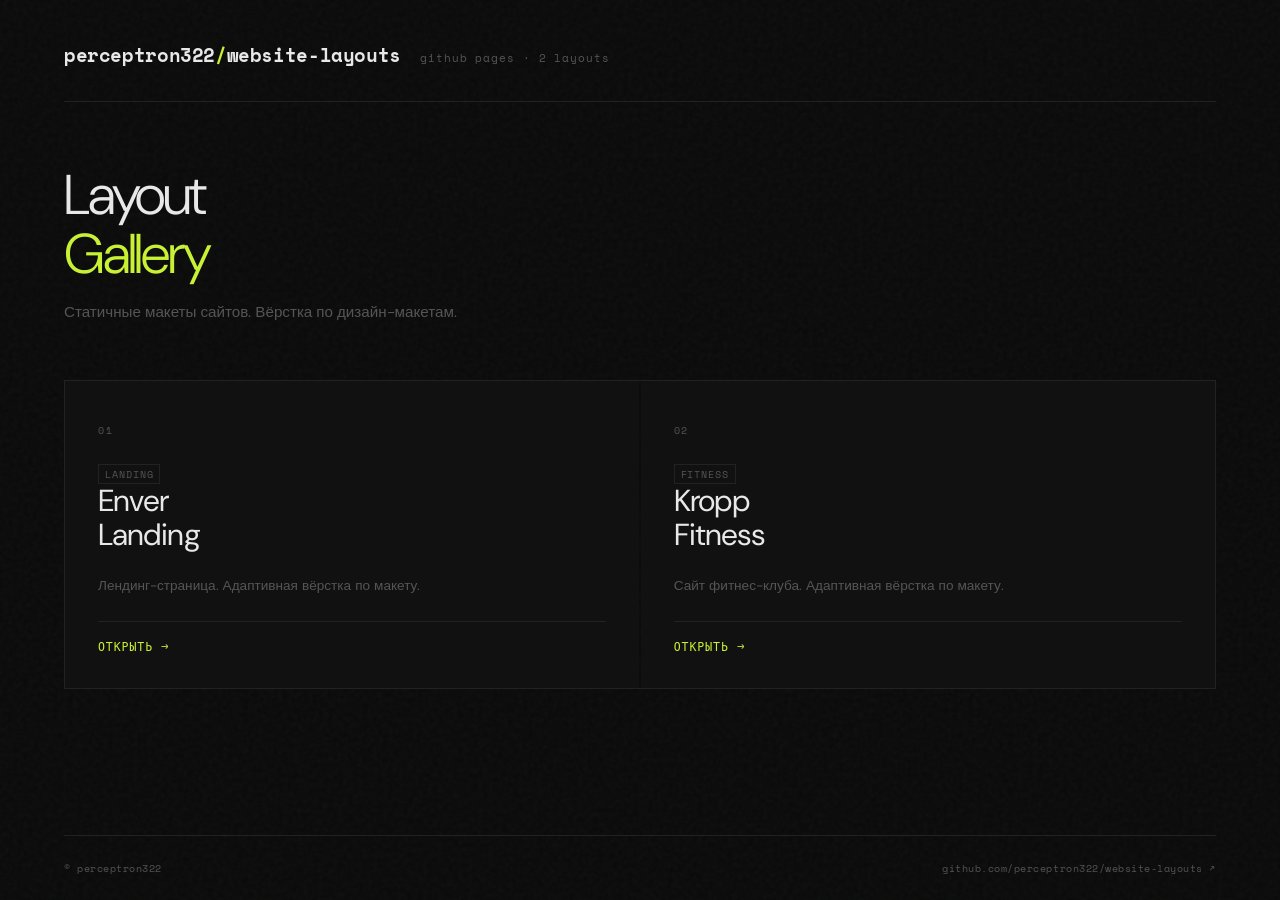
<file: index.html>
<!DOCTYPE html>
<html lang="ru">
<head>
  <meta charset="UTF-8" />
  <meta name="viewport" content="width=device-width, initial-scale=1.0" />
  <title>layouts / perceptron322</title>
  <link rel="preconnect" href="https://fonts.googleapis.com" />
  <link rel="preconnect" href="https://fonts.gstatic.com" crossorigin />
  <link href="https://fonts.googleapis.com/css2?family=Space+Mono:wght@400;700&family=DM+Sans:wght@300;400;500&display=swap" rel="stylesheet" />
  <style>
    *, *::before, *::after { box-sizing: border-box; margin: 0; padding: 0; }

    :root {
      --bg: #0a0a0a;
      --surface: #111111;
      --border: #222222;
      --accent: #c8f135;
      --text: #e8e8e8;
      --muted: #555;
    }

    html { background: var(--bg); color: var(--text); font-family: 'DM Sans', sans-serif; }

    body {
      min-height: 100vh;
      display: grid;
      grid-template-rows: auto 1fr auto;
      padding: 0 clamp(1.5rem, 5vw, 4rem);
    }

    /* noise overlay */
    body::before {
      content: '';
      position: fixed; inset: 0;
      background-image: url("data:image/svg+xml,%3Csvg viewBox='0 0 200 200' xmlns='http://www.w3.org/2000/svg'%3E%3Cfilter id='n'%3E%3CfeTurbulence type='fractalNoise' baseFrequency='0.9' numOctaves='4' stitchTiles='stitch'/%3E%3C/filter%3E%3Crect width='100%25' height='100%25' filter='url(%23n)' opacity='0.04'/%3E%3C/svg%3E");
      pointer-events: none;
      z-index: 0;
    }

    header {
      position: relative; z-index: 1;
      padding: 2.5rem 0 2rem;
      display: flex;
      align-items: baseline;
      gap: 1.2rem;
      border-bottom: 1px solid var(--border);
    }

    .logo {
      font-family: 'Space Mono', monospace;
      font-size: clamp(1rem, 2.5vw, 1.2rem);
      font-weight: 700;
      letter-spacing: -0.02em;
      color: var(--text);
      text-decoration: none;
    }

    .logo span { color: var(--accent); }

    .header-meta {
      font-family: 'Space Mono', monospace;
      font-size: 0.7rem;
      color: var(--muted);
      letter-spacing: 0.08em;
    }

    main {
      position: relative; z-index: 1;
      padding: 4rem 0;
    }

    .intro {
      margin-bottom: 3.5rem;
    }

    .intro h1 {
      font-size: clamp(2rem, 5vw, 3.5rem);
      font-weight: 300;
      letter-spacing: -0.04em;
      line-height: 1.05;
      color: var(--text);
    }

    .intro h1 em {
      font-style: normal;
      color: var(--accent);
    }

    .intro p {
      margin-top: 1rem;
      font-size: 0.95rem;
      color: var(--muted);
      max-width: 40ch;
      line-height: 1.6;
    }

    .grid {
      display: grid;
      grid-template-columns: repeat(auto-fit, minmax(min(100%, 340px), 1fr));
      gap: 1.5px;
      border: 1.5px solid var(--border);
    }

    .card {
      background: var(--surface);
      padding: 2.5rem 2rem 2rem;
      display: flex;
      flex-direction: column;
      gap: 1.5rem;
      text-decoration: none;
      color: inherit;
      position: relative;
      overflow: hidden;
      transition: background 0.2s ease;
      border: 1.5px solid transparent;
    }

    .card::after {
      content: '';
      position: absolute;
      inset: 0;
      background: linear-gradient(135deg, var(--accent) 0%, transparent 60%);
      opacity: 0;
      transition: opacity 0.3s ease;
    }

    .card:hover { background: #161616; }
    .card:hover::after { opacity: 0.04; }

    .card-index {
      font-family: 'Space Mono', monospace;
      font-size: 0.65rem;
      letter-spacing: 0.15em;
      color: var(--muted);
      text-transform: uppercase;
    }

    .card-title {
      font-size: clamp(1.4rem, 3vw, 1.9rem);
      font-weight: 400;
      letter-spacing: -0.03em;
      line-height: 1.1;
      transition: color 0.2s;
    }

    .card:hover .card-title { color: var(--accent); }

    .card-desc {
      font-size: 0.85rem;
      color: var(--muted);
      line-height: 1.6;
      flex: 1;
    }

    .card-cta {
      display: inline-flex;
      align-items: center;
      gap: 0.5rem;
      font-family: 'Space Mono', monospace;
      font-size: 0.72rem;
      letter-spacing: 0.08em;
      color: var(--accent);
      text-transform: uppercase;
      padding-top: 1rem;
      border-top: 1px solid var(--border);
      transition: gap 0.2s ease;
    }

    .card:hover .card-cta { gap: 0.9rem; }

    .arrow {
      display: inline-block;
      transition: transform 0.2s ease;
    }

    .card:hover .arrow { transform: translateX(4px); }

    /* tag */
    .tag {
      display: inline-block;
      font-family: 'Space Mono', monospace;
      font-size: 0.6rem;
      letter-spacing: 0.1em;
      text-transform: uppercase;
      padding: 0.25em 0.6em;
      border: 1px solid var(--border);
      color: var(--muted);
      width: fit-content;
    }

    footer {
      position: relative; z-index: 1;
      padding: 1.5rem 0;
      border-top: 1px solid var(--border);
      display: flex;
      justify-content: space-between;
      align-items: center;
      flex-wrap: wrap;
      gap: 0.5rem;
    }

    .footer-text {
      font-family: 'Space Mono', monospace;
      font-size: 0.65rem;
      color: var(--muted);
      letter-spacing: 0.05em;
    }

    .gh-link {
      font-family: 'Space Mono', monospace;
      font-size: 0.65rem;
      color: var(--muted);
      text-decoration: none;
      letter-spacing: 0.05em;
      transition: color 0.2s;
    }

    .gh-link:hover { color: var(--accent); }
  </style>
</head>
<body>

  <header>
    <a class="logo" href="https://github.com/perceptron322/website-layouts">
      perceptron322<span>/</span>website-layouts
    </a>
    <span class="header-meta">github pages · 2 layouts</span>
  </header>

  <main>
    <div class="intro">
      <h1>Layout<br><em>Gallery</em></h1>
      <p>Статичные макеты сайтов. Вёрстка по дизайн-макетам.</p>
    </div>

    <div class="grid">

      <a class="card" href="https://perceptron322.github.io/website-layouts/Enver-landing/" target="_blank" rel="noopener">
        <span class="card-index">01</span>
        <div>
          <div class="tag">Landing</div>
          <div class="card-title">Enver<br>Landing</div>
        </div>
        <p class="card-desc">Лендинг-страница. Адаптивная вёрстка по макету.</p>
        <span class="card-cta">Открыть <span class="arrow">→</span></span>
      </a>

      <a class="card" href="https://perceptron322.github.io/website-layouts/kropp-fitness/" target="_blank" rel="noopener">
        <span class="card-index">02</span>
        <div>
          <div class="tag">Fitness</div>
          <div class="card-title">Kropp<br>Fitness</div>
        </div>
        <p class="card-desc">Сайт фитнес-клуба. Адаптивная вёрстка по макету.</p>
        <span class="card-cta">Открыть <span class="arrow">→</span></span>
      </a>

    </div>
  </main>

  <footer>
    <span class="footer-text">© perceptron322</span>
    <a class="gh-link" href="https://github.com/perceptron322/website-layouts" target="_blank" rel="noopener">
      github.com/perceptron322/website-layouts ↗
    </a>
  </footer>

</body>
</html>
</file>
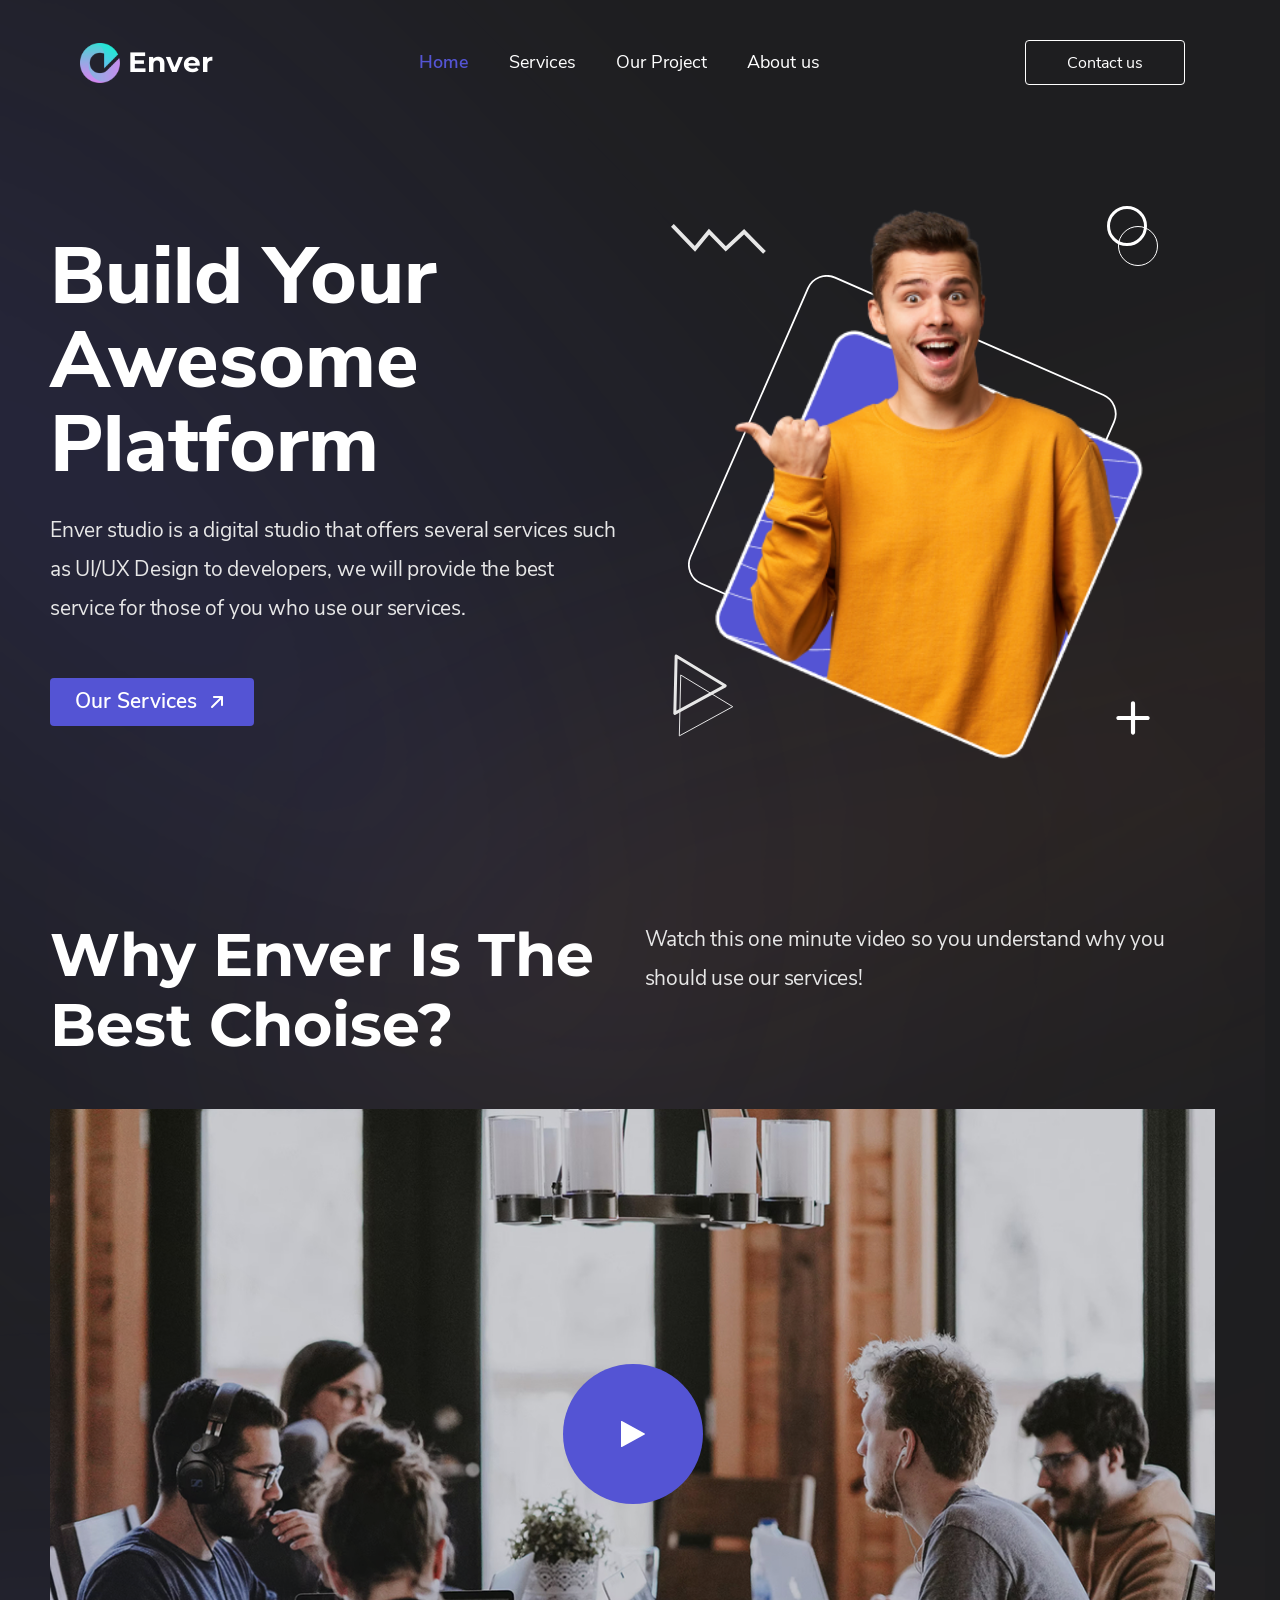
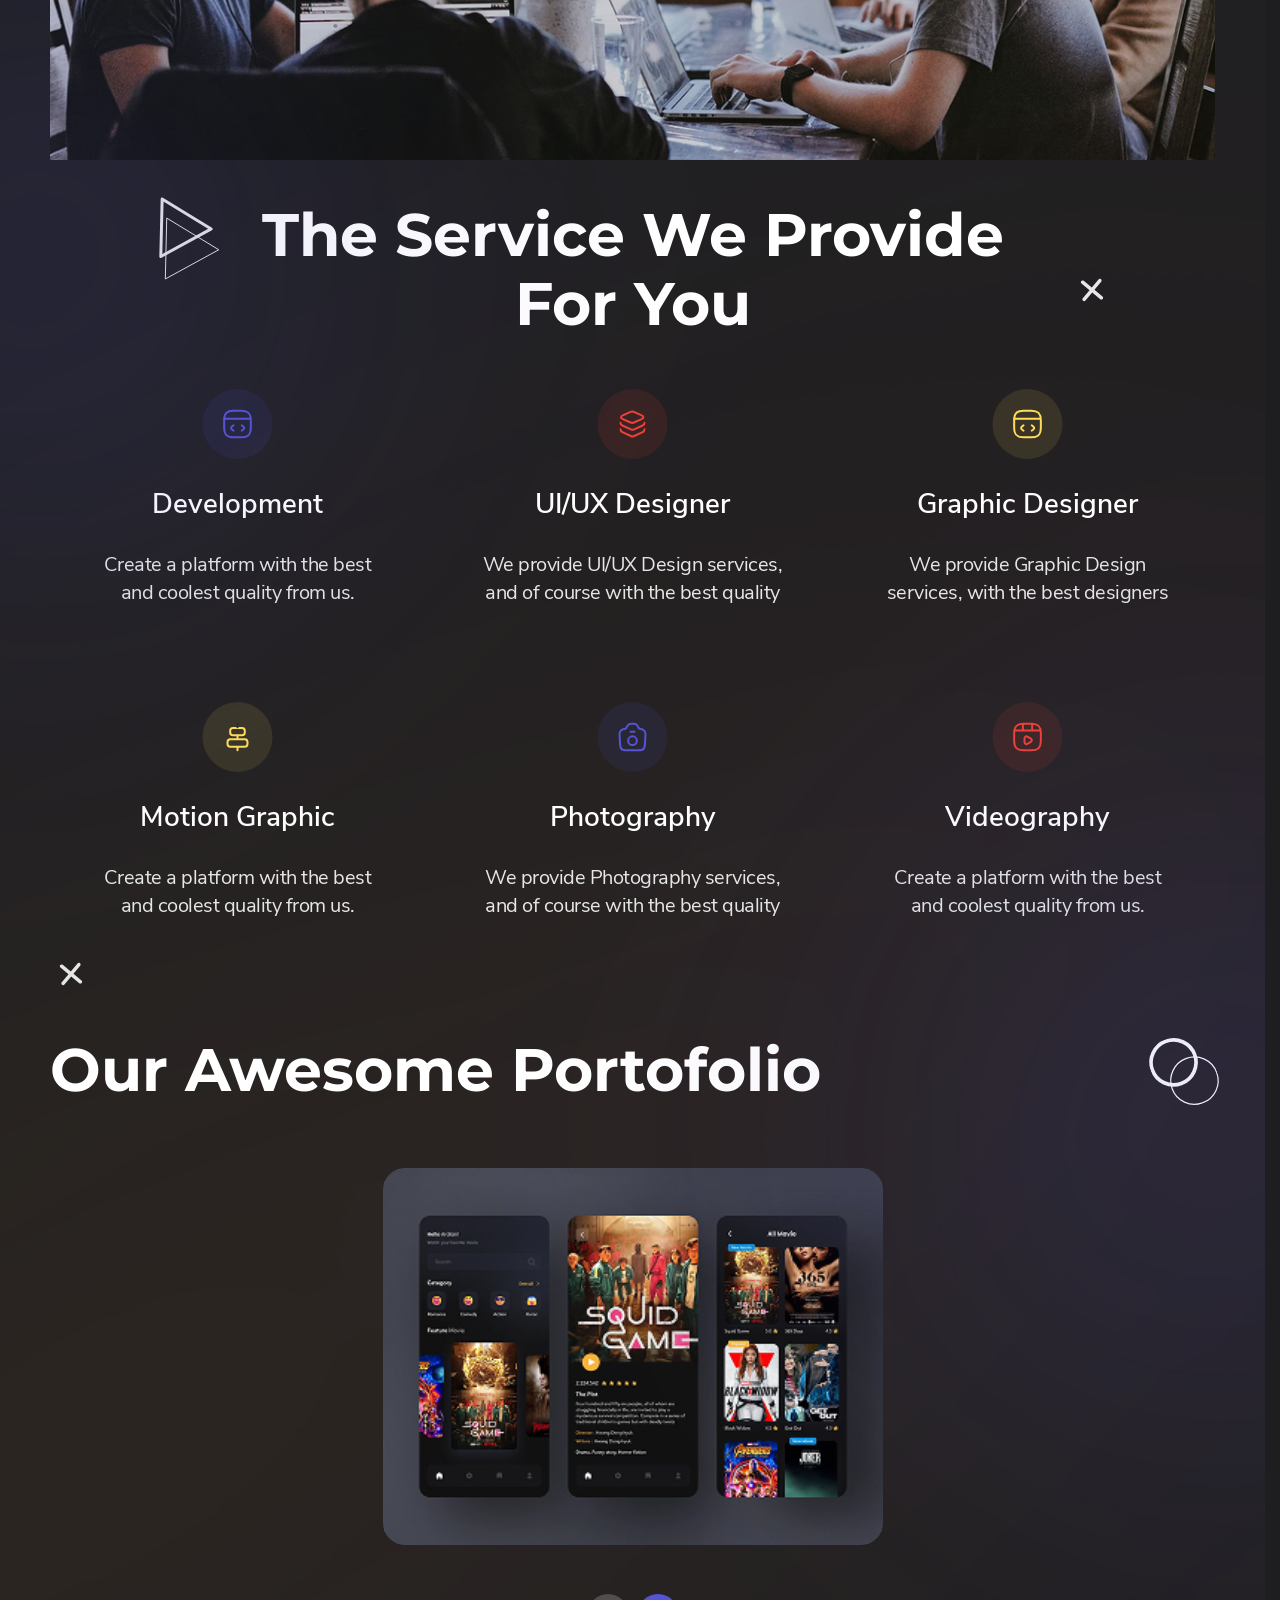
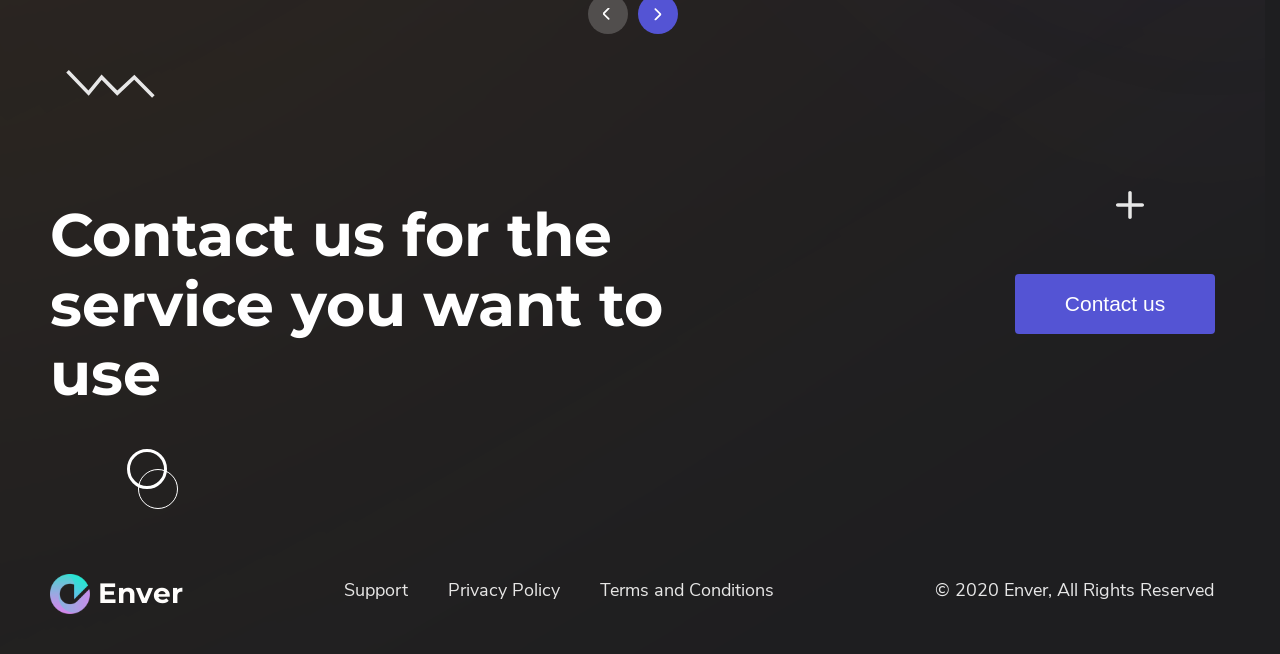
<file: Enver-landing/index.html>
<!DOCTYPE html>
<html lang="en">
<head>
    <meta charset="UTF-8">
    <meta name="viewport" content="width=device-width, initial-scale=1.0">
    <title>Enver</title>

    <link rel="stylesheet" href="./styles.css">
</head>
<body>
    
    <header class="header">
        <a class="header-logo logo" href="/">
            <img 
                class="header-logo-image logo-image"
                src="./icons/header-logo-image.svg" 
                alt=""
                width="40"
                height="40" 
            />

            <div class="header-logo-title logo-title">
                Enver
            </div>
        </a>

        <nav class="header-menu">
            <ul class="header-menu-list">
                <li class="header-menu-item">
                    <a class="header-menu-link is-current" href="/">Home</a>
                </li>
                <li class="header-menu-item">
                    <a class="header-menu-link" href="/">Services</a>
                </li>
                <li class="header-menu-item">
                    <a class="header-menu-link" href="/">Our Project</a>
                </li>
                <li class="header-menu-item">
                    <a class="header-menu-link" href="/">About us</a>
                </li>
            </ul>
        </nav>

        <button 
            class="header-button button"
            type="button"
        >
            <span class="header-button__text">Contact us</span>
            <svg class="header-button__icon" viewBox="0 0 24 24" fill="none" xmlns="http://www.w3.org/2000/svg">
                <path d="M19.0001 7H5.00012" stroke="white" stroke-width="2.01111" stroke-linecap="round"/>
                <path d="M19.0001 12H9.00012" stroke="white" stroke-width="2.01111" stroke-linecap="round"/>
                <path d="M19.0001 17.0002H13.0001" stroke="white" stroke-width="2.01111" stroke-linecap="round"/>
            </svg>
        </button>

    </header>

    <main class="content">

        <h1 class="visually-hidden">Enver - development platform</h1>

        <section class="welcome">
            <h2 class="visually-hidden">Welcome section</h2>
            <div class="welcome-main">
                <h3 class="welcome-main-title">Build Your Awesome Platform</h2>
                <div class="welcome-main-description description">
                    <p>
                        Enver studio is a digital studio that offers several services 
                        such as UI/UX Design to developers, we will provide the best 
                        service for those of you who use our services.
                    </p>
                </div>
                <a
                    class="welcome-main-button button"
                    href="/"
                >
                    Our Services
                </a>
            </div>

            <div class="welcome-art">
                <div class="welcome-art-items">
                    <div class="welcome-art-item man-in-window">
                        <img 
                            class="welcome-art-image"    
                            src="./images/man-in-window.png" 
                            alt="A man is pointing to the side."
                            loading="lazy"
                        />
                        <div class="welcome-art-rectangle">
                            <svg viewBox="0 0 322 322" fill="none" xmlns="http://www.w3.org/2000/svg">
                                <rect x="96.2077" y="-4.20985" width="250.435" height="250.435" rx="15.3837" transform="rotate(23.639 96.2077 -4.20985)" stroke="white" stroke-width="1.32738"/>
                            </svg>
                        </div>

                        <div class="welcome-art-item up-left">
                        <svg viewBox="0 0 98 31" fill="none" xmlns="http://www.w3.org/2000/svg">
                            <path d="M1.44211 1.38574L24.7203 25.6105L39.1905 7.99248L56.4918 25.6105L75.3659 7.99248L96.4421 29.3857" stroke="#E7E7E7" stroke-width="4"/>
                        </svg>
                        </div>
                        <div class="welcome-art-item up-right">
                        <svg viewBox="0 0 51 60" fill="none" xmlns="http://www.w3.org/2000/svg">
                            <circle cx="20" cy="20" r="18.5" stroke="white" stroke-width="3"/>
                            <circle cx="31" cy="40" r="19.5" stroke="white"/>
                        </svg>
                        </div>
                        <div class="welcome-art-item down-left">
                        <svg viewBox="0 0 105 121" fill="none" xmlns="http://www.w3.org/2000/svg">
                            <path d="M83.0243 50.3177L32.1093 78.1454L33.4667 20.1368L83.0243 50.3177Z" stroke="#E7E7E7" stroke-width="3" stroke-linejoin="round"/>
                            <path d="M90.6198 71.3643L36.6644 100.854L38.1032 39.3818L90.6198 71.3643Z" stroke="#E7E7E7" stroke-linejoin="round"/>
                        </svg>
                        </div>
                        <div class="welcome-art-item down-right">
                        <svg viewBox="0 0 50 50" fill="none" xmlns="http://www.w3.org/2000/svg">
                            <path d="M25 8.33337C26.1506 8.33337 27.0833 9.26611 27.0833 10.4167V22.9167H39.5833C40.7339 22.9167 41.6666 23.8495 41.6666 25.0001C41.6666 26.1506 40.7339 27.0834 39.5833 27.0834H27.0833V39.5834C27.0833 40.734 26.1506 41.6667 25 41.6667C23.8494 41.6667 22.9166 40.734 22.9166 39.5834V27.0834H10.4166C9.26605 27.0834 8.33331 26.1506 8.33331 25.0001C8.33331 23.8495 9.26605 22.9167 10.4166 22.9167H22.9166V10.4167C22.9166 9.26611 23.8494 8.33337 25 8.33337Z" fill="#E7E7E7"/>
                        </svg>
                        </div>
                    </div>
                    
                    
                </div>
            </div>
        </section>

        <section class="choice">

            <h2 class="visually-hidden">Choice Enver</h2>
            <div class="choice-main">
                <h3 class="choice-main-title section-title">Why Enver Is The Best Choise?</h3>
                <div class="choiсe-main-description description">
                    Watch this one minute video so you understand why you should use our services!
                </div>
            </div>

            <div class="choice-video-wrapper">
                <img
                    class="choiсe-video"
                    src="./images/video-preview.jpg"
                    alt="Video presentation preview."
                    loading="lazy"
                />
            </div>
        </section>

        <section class="service">

            <h2 class="visually-hidden">The service</h2>
            <h3 class="service-title section-title">The Service We Provide For You</h3>
            <ul class="service-list">
                <li class="service-list-card development">
                    <div class="card-image development-image">
                        <svg width="32" height="32" viewBox="0 0 32 32" fill="none" xmlns="http://www.w3.org/2000/svg">
                            <path d="M12 17.3333C11.12 17.7733 10.3867 18.4266 9.84 19.24C9.53333 19.7066 9.53333 20.2933 9.84 20.76C10.3867 21.5733 11.12 22.2266 12 22.6666" stroke="#5454D4" stroke-width="2" stroke-linecap="round" stroke-linejoin="round"/>
                            <path d="M20.28 17.3333C21.16 17.7733 21.8933 18.4266 22.44 19.24C22.7467 19.7066 22.7467 20.2933 22.44 20.76C21.8933 21.5733 21.16 22.2266 20.28 22.6666" stroke="#5454D4" stroke-width="2" stroke-linecap="round" stroke-linejoin="round"/>
                            <path d="M12 29.3334H20C26.6667 29.3334 29.3333 26.6667 29.3333 20V12C29.3333 5.33335 26.6667 2.66669 20 2.66669H12C5.33334 2.66669 2.66667 5.33335 2.66667 12V20C2.66667 26.6667 5.33334 29.3334 12 29.3334Z" stroke="#5454D4" stroke-width="2" stroke-linecap="round" stroke-linejoin="round"/>
                            <path d="M2.97333 10.68L28.6 10.6667" stroke="#5454D4" stroke-width="2" stroke-linecap="round" stroke-linejoin="round"/>
                        </svg>
                    </div>
                    <h4 class="card-title">Development</h4>
                    <div class="card-description">Create a platform with the best and coolest quality from us.</div>
                </li>
                <li class="service-list-card ux-designer">
                    <div class="card-image ux-designer-image">
                        <svg width="32" height="32" viewBox="0 0 32 32" fill="none" xmlns="http://www.w3.org/2000/svg">
                            <path d="M17.3467 3.89332L25.2133 7.38666C27.48 8.38666 27.48 10.04 25.2133 11.04L17.3467 14.5333C16.4533 14.9333 14.9867 14.9333 14.0933 14.5333L6.22667 11.04C3.96001 10.04 3.96001 8.38666 6.22667 7.38666L14.0933 3.89332C14.9867 3.49332 16.4533 3.49332 17.3467 3.89332Z" stroke="#F04037" stroke-width="2" stroke-linecap="round" stroke-linejoin="round"/>
                            <path d="M4 14.6667C4 15.7867 4.84 17.08 5.86667 17.5334L14.92 21.56C15.6133 21.8667 16.4 21.8667 17.08 21.56L26.1333 17.5334C27.16 17.08 28 15.7867 28 14.6667" stroke="#F04037" stroke-width="2" stroke-linecap="round" stroke-linejoin="round"/>
                            <path d="M4 21.3333C4 22.5733 4.73333 23.6933 5.86667 24.2L14.92 28.2266C15.6133 28.5333 16.4 28.5333 17.08 28.2266L26.1333 24.2C27.2667 23.6933 28 22.5733 28 21.3333" stroke="#F04037" stroke-width="2" stroke-linecap="round" stroke-linejoin="round"/>
                        </svg>
                    </div>
                    <h4 class="card-title">UI/UX Designer</h4>
                    <div class="card-description">We provide UI/UX Design services, and of course with the best quality</div>
                </li>
                <li class="service-list-card graph-designer">
                    <div class="card-image graph-designer-image">
                        <svg width="32" height="32" viewBox="0 0 32 32" fill="none" xmlns="http://www.w3.org/2000/svg">
                            <path d="M12 17.3333C11.12 17.7733 10.3867 18.4266 9.84 19.24C9.53333 19.7066 9.53333 20.2933 9.84 20.76C10.3867 21.5733 11.12 22.2266 12 22.6666" stroke="#FEDC5A" stroke-width="2" stroke-linecap="round" stroke-linejoin="round"/>
                            <path d="M20.28 17.3333C21.16 17.7733 21.8933 18.4266 22.44 19.24C22.7467 19.7066 22.7467 20.2933 22.44 20.76C21.8933 21.5733 21.16 22.2266 20.28 22.6666" stroke="#FEDC5A" stroke-width="2" stroke-linecap="round" stroke-linejoin="round"/>
                            <path d="M12 29.3334H20C26.6667 29.3334 29.3333 26.6667 29.3333 20V12C29.3333 5.33335 26.6667 2.66669 20 2.66669H12C5.33334 2.66669 2.66667 5.33335 2.66667 12V20C2.66667 26.6667 5.33334 29.3334 12 29.3334Z" stroke="#FEDC5A" stroke-width="2" stroke-linecap="round" stroke-linejoin="round"/>
                            <path d="M2.97333 10.68L28.6 10.6667" stroke="#FEDC5A" stroke-width="2" stroke-linecap="round" stroke-linejoin="round"/>
                        </svg>
                    </div>
                    <h4 class="card-title">Graphic Designer</h4>
                    <div class="card-description">We provide Graphic Design services, with the best designers</div>
                </li>
                <li class="service-list-card motion">
                    <div class="card-image motion-image">
                        <svg width="32" height="32" viewBox="0 0 32 32" fill="none" xmlns="http://www.w3.org/2000/svg">
                            <path d="M23.2 25.6666H8.8C6.8 25.6666 6 24.8133 6 22.6933V21.3066C6 19.1866 6.8 18.3333 8.8 18.3333H23.2C25.2 18.3333 26 19.1866 26 21.3066V22.6933C26 24.8133 25.2 25.6666 23.2 25.6666Z" stroke="#FEDC5A" stroke-width="2" stroke-linecap="round" stroke-linejoin="round"/>
                            <path d="M20.5333 14.3333H11.4667C9.46667 14.3333 8.66667 13.48 8.66667 11.36V9.97333C8.66667 7.85333 9.46667 7 11.4667 7H20.5333C22.5333 7 23.3333 7.85333 23.3333 9.97333V11.36C23.3333 13.48 22.5333 14.3333 20.5333 14.3333Z" stroke="#FEDC5A" stroke-width="2" stroke-linecap="round" stroke-linejoin="round"/>
                            <path d="M16 29.3334V26.1334" stroke="#FEDC5A" stroke-width="2" stroke-linecap="round" stroke-linejoin="round"/>
                            <path d="M16 17.3334V14.6667" stroke="#FEDC5A" stroke-width="2" stroke-linecap="round" stroke-linejoin="round"/>
                            <path d="M16 2.66669V6.25335" stroke="#292D32" stroke-width="2" stroke-linecap="round" stroke-linejoin="round"/>
                        </svg>
                    </div>
                    <h4 class="card-title">Motion Graphic</h4>
                    <div class="card-description">Create a platform with the best and coolest quality from us.</div>
                </li>
                <li class="service-list-card photography">
                    <div class="card-image photography-image">
                        <svg width="32" height="32" viewBox="0 0 32 32" fill="none" xmlns="http://www.w3.org/2000/svg">
                            <path d="M9.01334 29.3334H22.9867C26.6667 29.3334 28.1333 27.08 28.3067 24.3334L29 13.32C29.1867 10.44 26.8933 8.00002 24 8.00002C23.1867 8.00002 22.44 7.53335 22.0667 6.81335L21.1067 4.88002C20.4933 3.66669 18.8933 2.66669 17.5333 2.66669H14.48C13.1067 2.66669 11.5067 3.66669 10.8933 4.88002L9.93334 6.81335C9.56 7.53335 8.81334 8.00002 8 8.00002C5.10667 8.00002 2.81334 10.44 3 13.32L3.69334 24.3334C3.85334 27.08 5.33334 29.3334 9.01334 29.3334Z" stroke="#5454D4" stroke-width="2" stroke-linecap="round" stroke-linejoin="round"/>
                            <path d="M14 10.6667H18" stroke="#5454D4" stroke-width="2" stroke-linecap="round" stroke-linejoin="round"/>
                            <path d="M16 24C18.3867 24 20.3333 22.0533 20.3333 19.6666C20.3333 17.28 18.3867 15.3333 16 15.3333C13.6133 15.3333 11.6667 17.28 11.6667 19.6666C11.6667 22.0533 13.6133 24 16 24Z" stroke="#5454D4" stroke-width="2" stroke-linecap="round" stroke-linejoin="round"/>
                        </svg>
                    </div>
                    <h4 class="card-title">Photography</h4>
                    <div class="card-description">We provide Photography services, and of course with the best quality</div>
                </li>
                <li class="service-list-card videography">
                    <div class="card-image videography-image">
                        <svg width="32" height="32" viewBox="0 0 32 32" fill="none" xmlns="http://www.w3.org/2000/svg">
                            <path d="M29.3334 20V12C29.3334 5.33335 26.6667 2.66669 20 2.66669H12C5.33335 2.66669 2.66669 5.33335 2.66669 12V20C2.66669 26.6667 5.33335 29.3334 12 29.3334H20C26.6667 29.3334 29.3334 26.6667 29.3334 20Z" stroke="#F04037" stroke-width="2" stroke-linecap="round" stroke-linejoin="round"/>
                            <path d="M3.35999 9.47998H28.64" stroke="#F04037" stroke-width="2" stroke-linecap="round" stroke-linejoin="round"/>
                            <path d="M11.36 2.81335V9.29335" stroke="#F04037" stroke-width="2" stroke-linecap="round" stroke-linejoin="round"/>
                            <path d="M20.64 2.81335V8.69335" stroke="#F04037" stroke-width="2" stroke-linecap="round" stroke-linejoin="round"/>
                            <path d="M13 19.2667V17.6667C13 15.6133 14.4533 14.7733 16.2267 15.8L17.6133 16.6L19 17.4C20.7733 18.4267 20.7733 20.1067 19 21.1333L17.6133 21.9333L16.2267 22.7333C14.4533 23.76 13 22.92 13 20.8667V19.2667V19.2667Z" stroke="#F04037" stroke-width="2" stroke-miterlimit="10" stroke-linecap="round" stroke-linejoin="round"/>
                        </svg>
                    </div>
                    <h4 class="card-title">Videography</h4>
                    <div class="card-description">Create a platform with the best and coolest quality from us.</div>
                </li>
            </ul>

        </section>

        <section class="portfolio">
            <h2 class="visually-hidden">The Portfolio</h2>
            <h3 class="section-title portfolio-title">Our Awesome Portofolio</h3>
            <div class="portfolio-images-wrapper">
                <div class="image-wrapper image-1">
                    <img 
                        class="portfolio-image"
                        src="./images/portfolio/1.jpg"
                        alt=""
                        loading="lazy"
                    />
                </div>
                <div class="image-wrapper image-2">
                    <img 
                        class="portfolio-image"
                        src="./images/portfolio/2.jpg"
                        alt=""
                        loading="lazy"
                    />
                </div>
                <div class="image-wrapper image-3">
                    <img 
                        class="portfolio-image"
                        src="./images/portfolio/3.jpg"
                        alt=""
                        loading="lazy"
                    />
                </div>
            </div>
            <div class="portfolio-pagination">
                <div class="pagination-item is-current"></div>
                <div class="pagination-item"></div>
                <div class="pagination-item"></div>
                <div class="arrow-pagination item-1"></div>
                <div class="arrow-pagination item-2 is-current"></div>
            </div>
        </section>

        <section class="contact">
            <h2 class="visually-hidden">Contact us</h2>
            <div class="contact-container">
                <h3 class="contact-title section-title">Contact us for the service you want to use</h3>
                <button class="contact-button button">
                    Contact us
                </button>
            </div>
        </section>
    </main>

    <footer>
        <div class="footer-inner">
            <a class="footer-logo logo" href="/">
                <img 
                    class="footer-logo-image logo-image"
                    src="./icons/header-logo-image.svg" 
                    alt=""
                    width="40"
                    height="40" 
                />

                <div class="footer-logo-title logo-title">
                    Enver
                </div>
            </a>

            <ul class="footer-support-list footer-text">
                <li class="footer-support-item">Support</li>
                <li class="footer-support-item">Privacy Policy</li>
                <li class="footer-support-item">Terms and Conditions</li>
            </ul>

            <div class="footer-copyright footer-text">© 2020 Enver, All Rights Reserved</div>
        </div>
    </footer>

</body>
</html>
</file>
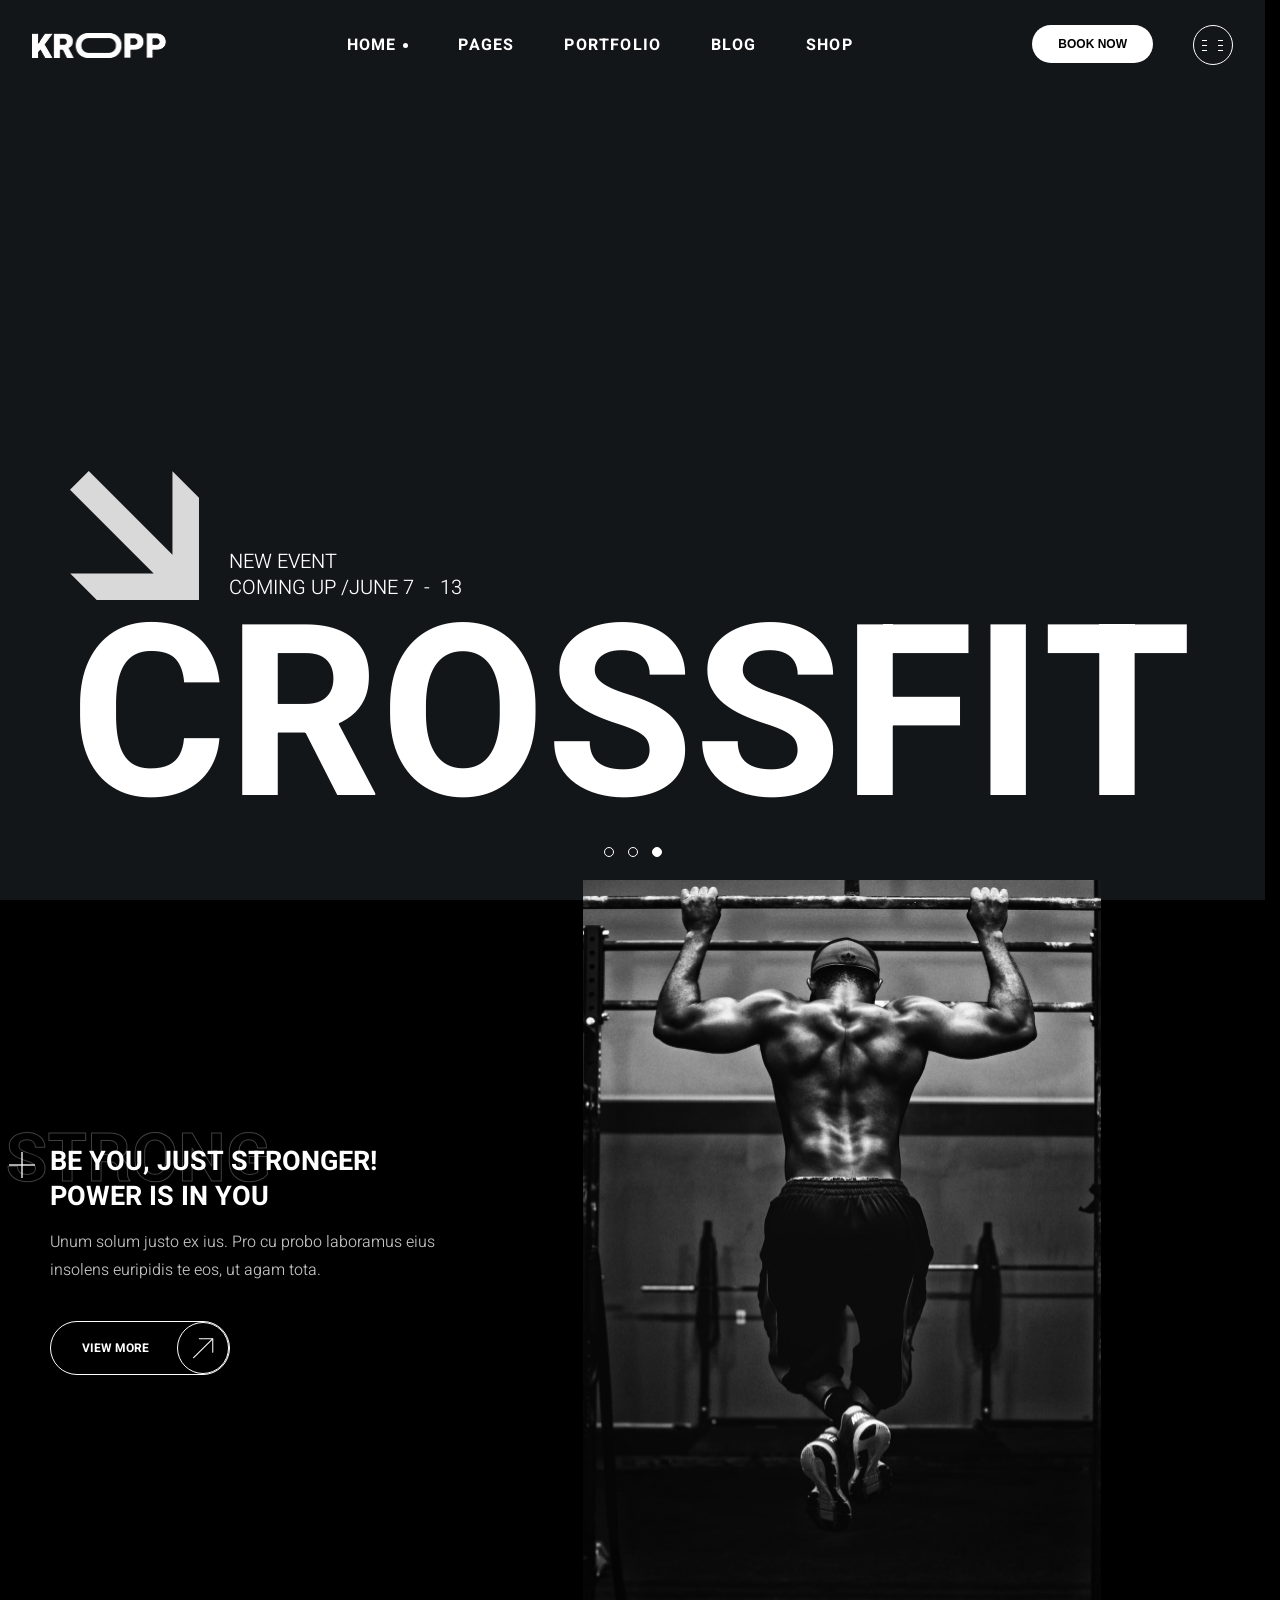
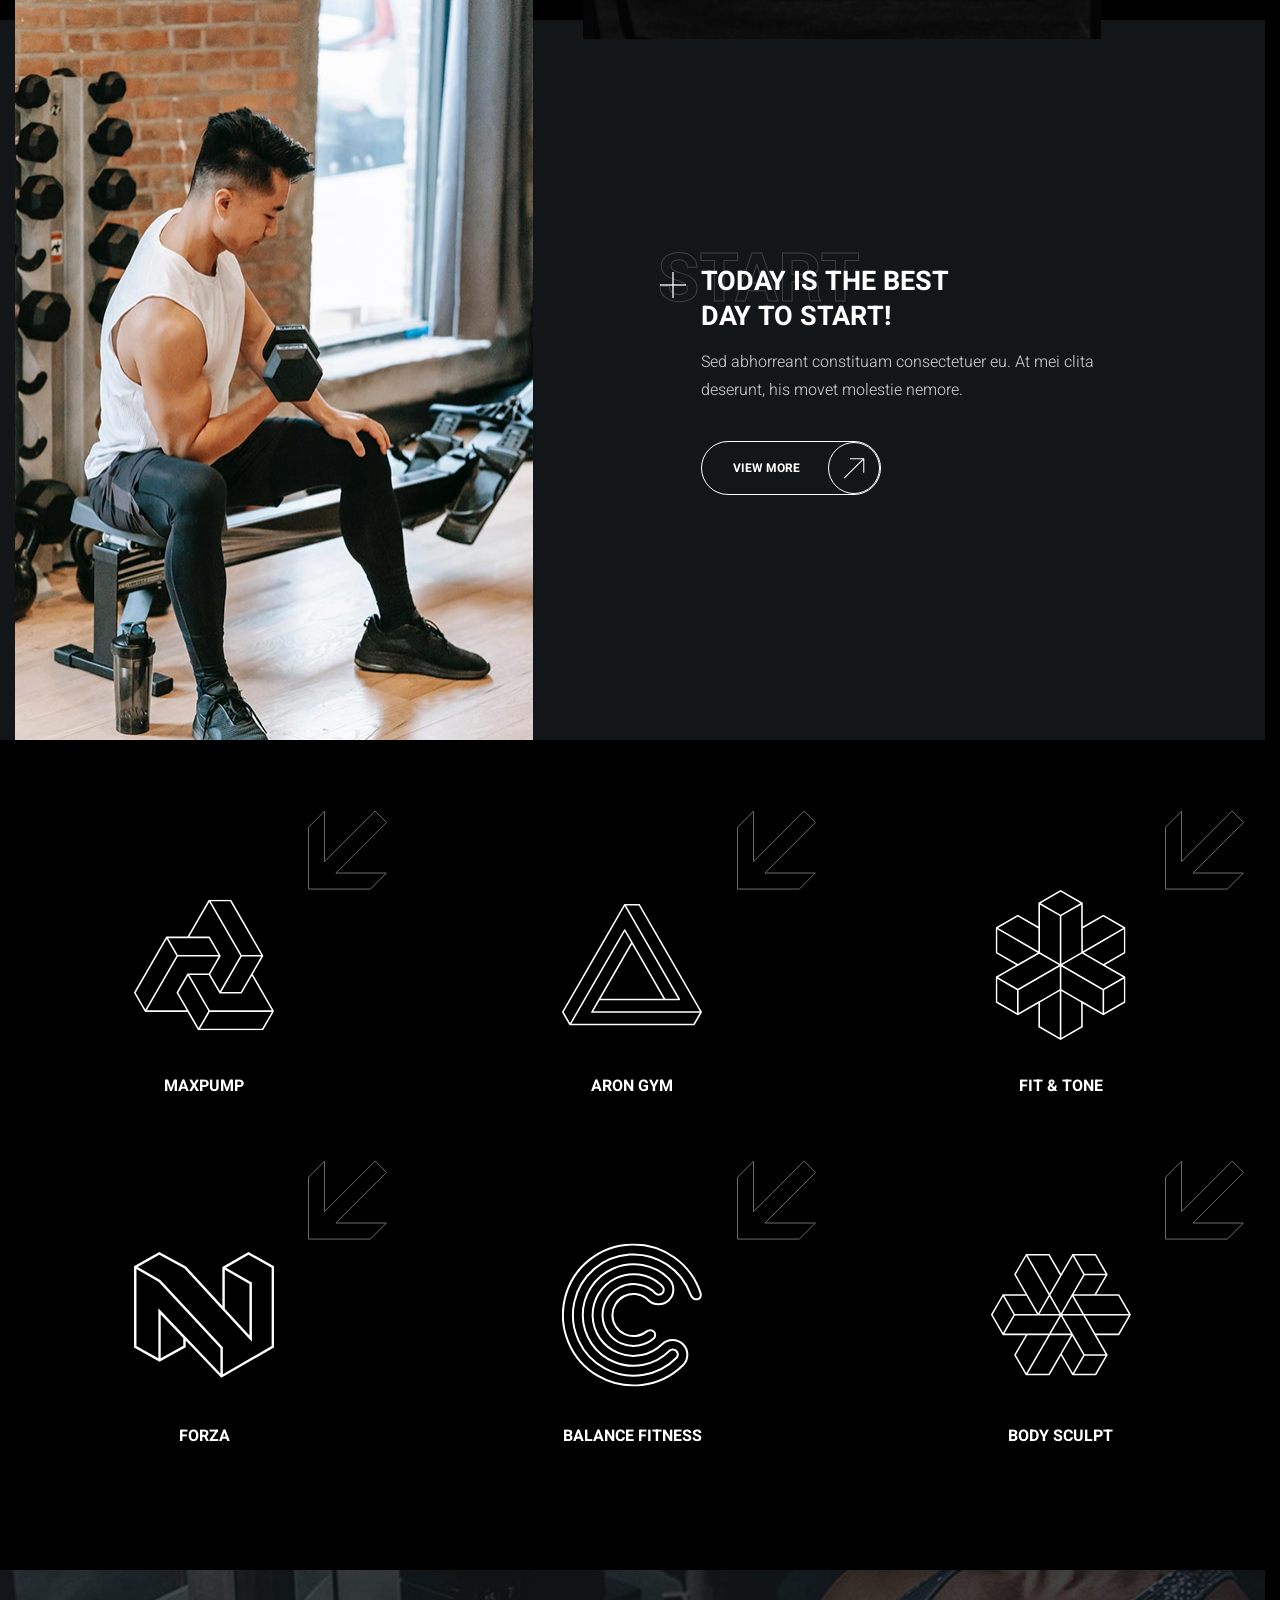
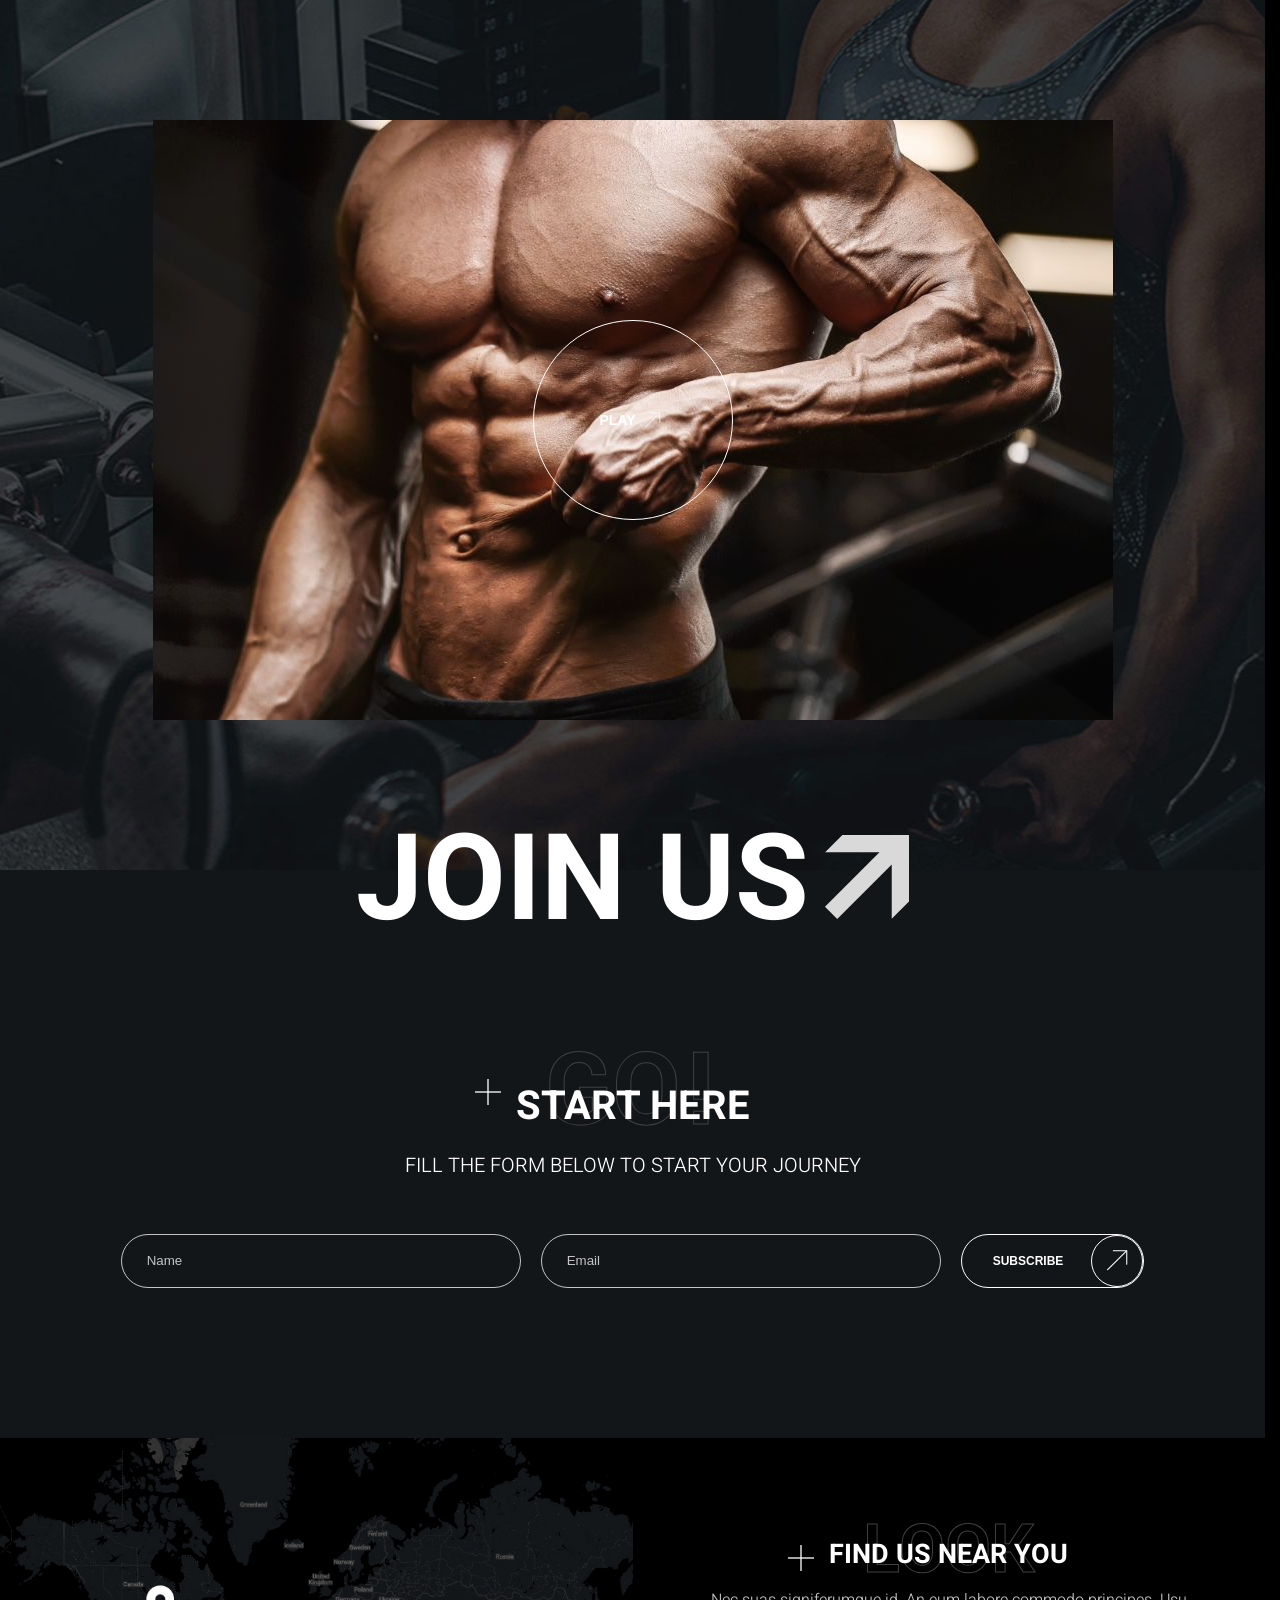
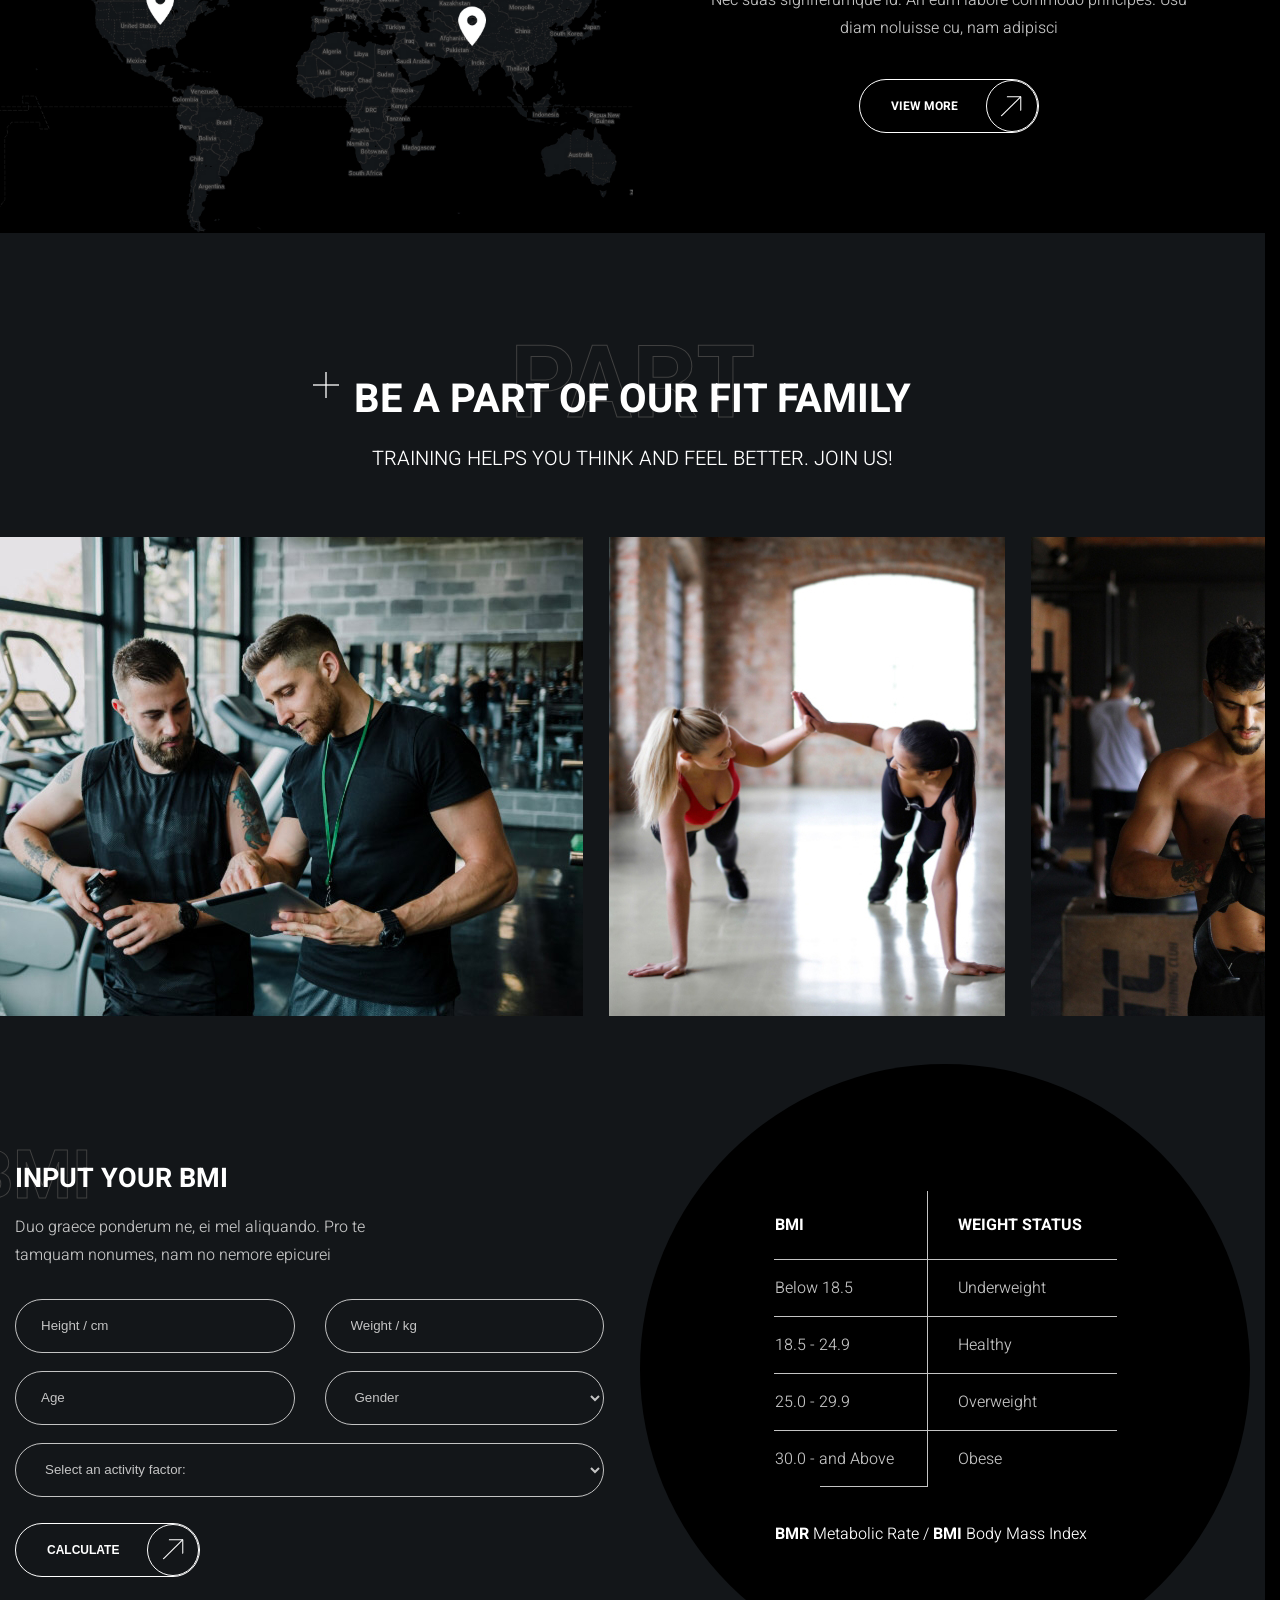
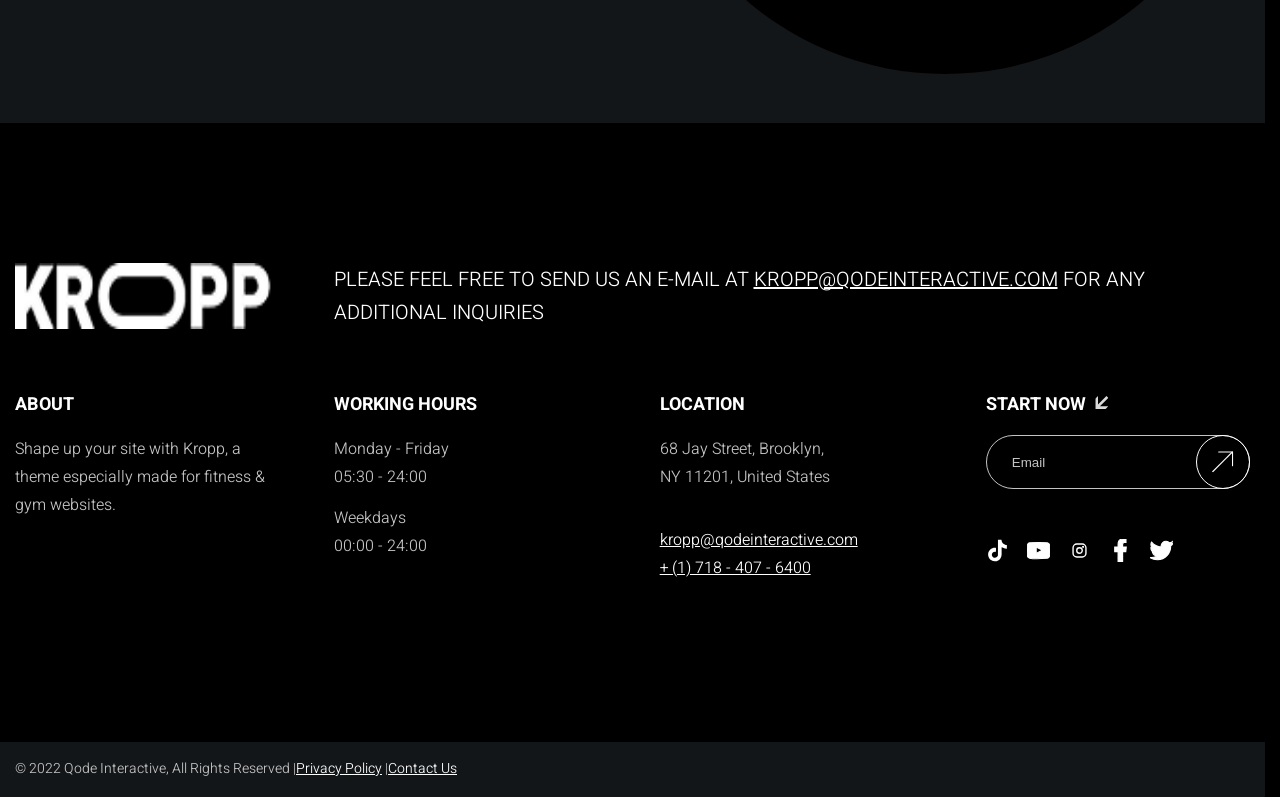
<file: kropp-fitness/index.html>
<!DOCTYPE html>
<html lang="en">
<head>
    <meta charset="UTF-8">
    <meta name="viewport" content="width=device-width, initial-scale=1.0">
    <title>Kropp Fitness</title>

    <link rel="stylesheet" href="./styles.css">
</head>
<body>
    <header class="header">

        <a class="header-logo" href="/" >
            <img 
                class="header-logo-image" 
                src="./images/logo.png" 
                alt="Kropp Logo"
                width="135"  height="25"  loading="lazy"
                />
        </a>

        <nav class="header-menu">
            <ul class="header-menu-list">
                <li class="header-menu-item">
                    <a href="/" class="header-menu-link is-current">Home</a>
                </li>
                <li class="header-menu-item">
                    <a href="/" class="header-menu-link">Pages</a>
                </li>
                <li class="header-menu-item">
                    <a href="/" class="header-menu-link">Portfolio</a>
                </li>
                <li class="header-menu-item">
                    <a href="/" class="header-menu-link">Blog</a>
                </li>
                <li class="header-menu-item">
                    <a href="/" class="header-menu-link">Shop</a>
                </li>
            </ul>
        </nav>

        <div class="header-actions">
            <button 
                class="header-book-button button"
                type="button">
                Book now
            </button>

             <button 
                class="header-burger-button"
                type="button"
                title="Open Menu"
            >
                <span class="visually-hidden">Open menu</span>
                <span class="header-burger-button-line"></span>
                <span class="header-burger-button-line"></span>
                <span class="header-burger-button-line"></span>
             </button>
        </div>

    </header>

    <main class="content">
        <h1 class="visually-hidden">Kropp Fitness Club</h1>
 
        <section class="banner">
            <h2 class="visually-hidden">Upcoming events</h2>
            <div class="banner-body">
                <div class="banner-info">
                    New event<br/>
                    coming up / <time datetime="06-07">june 7</time>&nbsp; - &nbsp;<time datetime="06-13">13</time>
                </div>
                <h3 class="banner-title">Crossfit</h3>
            </div>
            <div class="banner-pagination">
                <ul class="banner-pagination-list">
                    <li class="banner-pagination-item">
                        <button 
                            class="banner-pagination-button"
                            type="button"
                            >

                        </button>
                    </li>
                    <li class="banner-pagination-item">
                        <button 
                            class="banner-pagination-button"
                            type="button"
                            >
                            
                        </button>
                    </li>
                    <li class="banner-pagination-item">
                        <button 
                            class="banner-pagination-button is-current"
                            type="button"
                            >
                            
                        </button>
                    </li>
                </ul>
            </div>
        </section>

        <section class="motivation">
            <h2 class="visually-hidden">Motivation</h2>
            <ul class="motivation-list">
                <li class="motivation-item">
                    <div class="motivation-card container">
                        <div class="motivation-card-body">
                            <h3 class="motivation-card-title title-medium backdrop-title"
                                data-title="Strong">
                                Be you, just stronger!<br>
                                Power is in you
                            </h3>
                            <div class="motivation-card-description">
                                <p>
                                    Unum solum justo ex ius. Pro cu probo
                                    laboramus eius insolens euripidis te eos, ut agam
                                    tota.
                                </p>
                            </div>
                            <a href="/" class="motivation-card-button button transparent" >
                                View more
                            </a>
                        </div>

                        <img
                            src="./images/motivation/1.jpg" 
                            alt="A man pulling himself up on a horizontal bar" 
                            class="motivation-card-image"
                            width="518" height="760" loading="lazy"
                        />
                    </div>
                </li>

                <li class="motivation-item">
                    <div class="motivation-card container">
                        <div class="motivation-card-body">
                            <h3 class="motivation-card-title title-medium backdrop-title"
                                data-title="Start">
                                Today is the best<br>
                                day to start!
                            </h3>
                            <div class="motivation-card-description">
                                <p>
                                    Sed abhorreant constituam consectetuer eu. 
                                    At mei clita deserunt, his movet molestie nemore.
                                </p>
                            </div>
                            <a href="/" class="motivation-card-button button transparent" >
                                View more
                            </a>
                        </div>

                        <img
                            src="./images/motivation/2.jpg" 
                            alt="A man trains with dumbbells" 
                            class="motivation-card-image"
                            width="518" height="760" loading="lazy"
                        />
                    </div>
                </li>
            </ul>
        </section>

        <section class="training-types container-wide">
            <h2 class="visually-hidden">Types of training</h2>

            <ul class="training-types-list">
                <li class="training-types-item">
                    <img 
                        src="./images/training_types/1.svg" 
                        alt="" 
                        class="training-types-image"
                        width="140" height="150"
                        />
                    
                    <h3 class="training-types-item-title">Maxpump</h3>
                </li>
                <li class="training-types-item">
                    <img 
                        src="./images/training_types/2.svg" 
                        alt="" 
                        class="training-types-image"
                        width="140" height="150"
                        />
                    
                    <h3 class="training-types-item-title">Aron gym</h3>
                </li>
                <li class="training-types-item">
                    <img 
                        src="./images/training_types/3.svg" 
                        alt="" 
                        class="training-types-image"
                        width="140" height="150"
                        />
                    
                    <h3 class="training-types-item-title">Fit & Tone</h3>
                </li>
                <li class="training-types-item">
                    <img 
                        src="./images/training_types/4.svg" 
                        alt="" 
                        class="training-types-image"
                        width="140" height="150"
                        />
                    
                    <h3 class="training-types-item-title">Forza</h3>
                </li>
                <li class="training-types-item">
                    <img 
                        src="./images/training_types/5.svg" 
                        alt="" 
                        class="training-types-image"
                        width="140" height="150"
                        />
                    
                    <h3 class="training-types-item-title">Balance fitness</h3>
                </li>
                <li class="training-types-item">
                    <img 
                        src="./images/training_types/6.svg" 
                        alt="" 
                        class="training-types-image"
                        width="140" height="150"
                        />
                    
                    <h3 class="training-types-item-title">Body sculpt</h3>
                </li>
            </ul>
        </section>

        <section class="join-us">
            <div class="join-us-video-wrapper">
                <video 
                    src="" 
                    class="join-us-video"
                    width="960" height="600"
                    poster="./images/video-poster.jpg"
                    ></video>

                <button 
                    class="join-us-video-play-button"
                    type="button"
                >
                    Play
                </button>
            </div>

            <div class="join-us-body container">
                <h2 class="join-us-title">Join us</h2>
                <form action="" class="join-us-form">
                    <header class="join-us-form-header">
                        <h3 
                            class="join-us-form-title backdrop-title centered title-big"
                            data-title="Go!">
                            Start here
                        </h3>
                        <div class="section-description">
                            fill the form below to start your journey
                        </div>
                    </header>

                    <div class="join-us-form-body">
                        <label 
                            class="visually-hidden"
                            for="username"
                        >
                            Name
                        </label>
                        <input
                            class="join-us-form-input input"
                            id="username"
                            placeholder="Name"
                        />

                        <label 
                            class="visually-hidden"
                            for="email"
                        >
                            Email
                        </label>
                        <input
                            class="join-us-form-input input"
                            id="email"
                            placeholder="Email"
                            type="email"
                        />

                        <button 
                            class="join-us-form-button button transparent"
                            type="submit"
                        >
                            Subscribe
                        </button>
                    </div>
                </form>
            </div>
        </section>

        <section class="location container-wide">
            <img
                class="location-map-image"
                src="./images/Map.jpg" 
                alt="Branches on the map" 
                width="960" height="600"
                loading="lazy" 
            />
            <div class="location-body">
                <h2 
                    class="location-title title-medium backdrop-title centered"
                    data-title="Look"
                    >
                    Find us near you
                </h2>
                <div class="location-description">
                    <p>Nec suas signiferumque id. An eum labore commodo principes. Usu diam noluisse cu, nam adipisci</p>
                </div>
                <a 
                    href="/" 
                    class="location-button button transparent"
                    >
                    View more
                </a>
            </div>
        </section>

        <section class="family">
            <div class="family-header container">
                <h2 
                    class="family-title title-big backdrop-title centered"
                    data-title="Part"
                    >
                    Be a part of our fit family
                </h2>
                <div class="family-description section-description">
                    <p>Training helps you think and feel better. join us!</p>
                </div>
            </div>
            <div class="family-body container-wide">
                <img
                    class="family-image"
                    src="./images/family/1.jpg" 
                    alt="Training people"
                    width="414" height="479"
                    loading="lazy"
                />
                <img
                    class="family-image"
                    src="./images/family/2.jpg" 
                    alt="Teaching from gym-master"
                    width="744" height="479"
                    loading="lazy"
                />
                <img
                    class="family-image"
                    src="./images/family/3.jpg" 
                    alt="Two women are training"
                    width="396" height="479"
                    loading="lazy"
                />
                <img
                    class="family-image"
                    src="./images/family/4.jpg" 
                    alt="Boxing"
                    width="396" height="479"
                    loading="lazy"
                />
                <img
                    class="family-image"
                    src="./images/family/1.jpg" 
                    alt="Training people"
                    width="414" height="479"
                    loading="lazy"
                />
            </div>
        </section>

        <section class="calculate">
            <div class="calculate-inner container">
                <div class="calculate-body">
                    <h2 
                        class="calculate-title title-medium backdrop-title"
                        data-title="BMI"
                        >
                        Input your BMI
                    </h2>
                    <div class="calculate-description">
                        <p>Duo graece ponderum ne, ei mel aliquando. Pro te tamquam nonumes, nam no nemore epicurei</p>
                    </div>

                    <form class="calculate-form">
                        <div class="calculate-form-body">
                            <label 
                                class="visually-hidden"
                                for="height"
                            >
                                Height
                            </label>
                            <input
                                class="calculate-input input"
                                id="height"
                                type="number"
                                placeholder="Height / cm"
                            />

                            <label 
                                class="visually-hidden"
                                for="weight"
                            >
                                Weight
                            </label>
                            <input
                                class="calculate-input input"
                                id="weight"
                                type="number"
                                placeholder="Weight / kg"
                            />

                            <label 
                                class="visually-hidden"
                                for="age"
                            >
                                Age
                            </label>
                            <input
                                class="calculate-input input"
                                id="age"
                                type="number"
                                placeholder="Age"
                            />

                            <label for="gender" class="visually-hidden">Gender</label>
                            <select 
                                class="calculate-input input"     
                                id="gender"
                                required
                                >
                                <option value="" disabled selected>Gender</option>
                                <option value="male">Male</option>
                                <option value="female">Female</option>
                            </select>

                            <label for="activity-factor" class="visually-hidden">Activity factor</label>
                            <select 
                                class="calculate-input input wide"     
                                id="activity-factor"
                                required
                                >
                                <option value="" disabled selected>Select an activity factor:</option>
                                <option value="1">1</option>
                                <option value="2">2</option>
                            </select>
                        </div>

                        <button 
                            class="calculate-button button transparent"
                            type="submit"
                            >
                            Calculate
                        </button>
                    </form>
                </div>
                <div class="calculate-table-wrapper">
                    <table class="calculate-table">
                        <thead>
                            <tr>
                                <th>BMI</th>
                                <th>Weight status</th>
                            </tr>
                        </thead>

                        <tbody>
                            <tr>
                                <td>Below 18.5</td>
                                <td>Underweight</td>
                            </tr>
                            <tr>
                                <td>18.5 - 24.9</td>
                                <td>Healthy</td>
                            </tr>
                            <tr>
                                <td>25.0 - 29.9</td>
                                <td>Overweight</td>
                            </tr>
                            <tr>
                                <td>30.0 - and Above</td>
                                <td>Obese</td>
                            </tr>
                        </tbody>

                        <tfoot>
                            <tr>
                                <td colspan="2"><b>BMR</b>  Metabolic Rate / <b>BMI</b>  Body Mass Index</td>
                            </tr>
                        </tfoot>
                    </table>
                </div>
            </div>
        </section>
    </main>

    <footer class="footer">
        <div class="footer-main">
            <div class="footer-main-inner container">
                <header class="footer-header">
                    <a class="footer-logo" href="/" >
                        <img 
                            class="footer-logo-image" 
                            src="./images/logo.png" 
                            alt="Kropp Logo"
                            loading="lazy"
                            />
                    </a>
                    <p class="footer-description section-description">please feel free to send us an e-mail at <a href="mailto:kropp@qodeinteractive.com">kropp@qodeinteractive.com</a> 
                        For any additional inquiries</p>
                </header>
                <div class="footer-body">
                    <div class="footer-column">
                        <h2 class="footer-column-title">About</h2>
                        <p class="footer-about">Shape up your site with Kropp, a theme 
                            especially made for fitness & gym websites.
                        </p>
                    </div>
                    <div class="footer-column">
                        <h2 class="footer-column-title">Working hours</h2>
                        <div class="footer-shedule">
                            Monday - Friday</br>
                            <time datetime="05:30/24:00">05:30 - 24:00</time>
                        </div>
                        <div class="footer-shedule">
                            Weekdays<br/>
                            <time datetime="00:00/24:00">00:00 - 24:00</time>
                        </div>
                    </div>
                    <div class="footer-column">
                        <h2 class="footer-column-title">Location</h2>
                        <address class="footer-address">
                            68 Jay Street, Brooklyn,</br>
                            NY 11201, United States
                        </address>

                        <div class="footer-contacts">
                            <ul class="footer-contacts-list">
                                <li class="footer-contacts-item">
                                    <a class="footer-contacts-link" href="mailto:kropp@qodeinteractive.com">kropp@qodeinteractive.com</a>
                                </li>
                                <li class="footer-contacts-item">
                                    <a class="footer-contacts-link" href="tel:+17184076400">+ (1) 718 - 407 - 6400</a>
                                </li>
                            </ul>
                        </div>
                    </div>
                    <div class="footer-column">
                        <h2 class="footer-column-title has-arrow">Start now</h2>
                        <form class="footer-subscribe">
                            <input
                                class="footer-subscribe-input input"
                                type="email"
                                placeholder="Email"
                            />
                            <button 
                                class="footer-subscribe-button"
                                type="submit"
                                title="Subscribe">
                                <span class="visually-hidden">Subscribe</span>
                            </button>
                        </form>
                        <div class="footer-soc1als">
                            <ul class="footer-soc1als-list">
                                <li class="footer-soc1als-item">
                                    <a class="footer-soc1als-link" href="/" target="_blank">
                                        <svg fill="#000000" viewBox="0 0 32 32" version="1.1" xmlns="http://www.w3.org/2000/svg">
                                            <path d="M16.656 1.029c1.637-0.025 3.262-0.012 4.886-0.025 0.054 2.031 0.878 3.859 2.189 5.213l-0.002-0.002c1.411 1.271 3.247 2.095 5.271 2.235l0.028 0.002v5.036c-1.912-0.048-3.71-0.489-5.331-1.247l0.082 0.034c-0.784-0.377-1.447-0.764-2.077-1.196l0.052 0.034c-0.012 3.649 0.012 7.298-0.025 10.934-0.103 1.853-0.719 3.543-1.707 4.954l0.020-0.031c-1.652 2.366-4.328 3.919-7.371 4.011l-0.014 0c-0.123 0.006-0.268 0.009-0.414 0.009-1.73 0-3.347-0.482-4.725-1.319l0.040 0.023c-2.508-1.509-4.238-4.091-4.558-7.094l-0.004-0.041c-0.025-0.625-0.037-1.25-0.012-1.862 0.49-4.779 4.494-8.476 9.361-8.476 0.547 0 1.083 0.047 1.604 0.136l-0.056-0.008c0.025 1.849-0.050 3.699-0.050 5.548-0.423-0.153-0.911-0.242-1.42-0.242-1.868 0-3.457 1.194-4.045 2.861l-0.009 0.030c-0.133 0.427-0.21 0.918-0.21 1.426 0 0.206 0.013 0.41 0.037 0.61l-0.002-0.024c0.332 2.046 2.086 3.59 4.201 3.59 0.061 0 0.121-0.001 0.181-0.004l-0.009 0c1.463-0.044 2.733-0.831 3.451-1.994l0.010-0.018c0.267-0.372 0.45-0.822 0.511-1.311l0.001-0.014c0.125-2.237 0.075-4.461 0.087-6.698 0.012-5.036-0.012-10.060 0.025-15.083z"></path>
                                        </svg>
                                    </a>
                                    
                                </li>
                                <li class="footer-soc1als-item">
                                    <a class="footer-soc1als-link" href="/" target="_blank">
                                        <svg viewBox="0 -3 20 20" version="1.1" xmlns="http://www.w3.org/2000/svg" xmlns:xlink="http://www.w3.org/1999/xlink">
                                            <g id="Page-1" stroke="none" stroke-width="1" fill="none" fill-rule="evenodd">
                                                <g id="Dribbble-Light-Preview" transform="translate(-300.000000, -7442.000000)" fill="#000000">
                                                    <g id="icons" transform="translate(56.000000, 160.000000)">
                                                        <path d="M251.988432,7291.58588 L251.988432,7285.97425 C253.980638,7286.91168 255.523602,7287.8172 257.348463,7288.79353 C255.843351,7289.62824 253.980638,7290.56468 251.988432,7291.58588 M263.090998,7283.18289 C262.747343,7282.73013 262.161634,7282.37809 261.538073,7282.26141 C259.705243,7281.91336 248.270974,7281.91237 246.439141,7282.26141 C245.939097,7282.35515 245.493839,7282.58153 245.111335,7282.93357 C243.49964,7284.42947 244.004664,7292.45151 244.393145,7293.75096 C244.556505,7294.31342 244.767679,7294.71931 245.033639,7294.98558 C245.376298,7295.33761 245.845463,7295.57995 246.384355,7295.68865 C247.893451,7296.0008 255.668037,7296.17532 261.506198,7295.73552 C262.044094,7295.64178 262.520231,7295.39147 262.895762,7295.02447 C264.385932,7293.53455 264.28433,7285.06174 263.090998,7283.18289" id="youtube-[#168]">

                                        </path>
                                                    </g>
                                                </g>
                                            </g>
                                        </svg>
                                    </a>
                                    
                                </li>
                                <li class="footer-soc1als-item">
                                    <a class="footer-soc1als-link" href="/" target="_blank">
                                        <svg viewBox="0 -0.5 25 25" fill="none" xmlns="http://www.w3.org/2000/svg">
                                            <path fill-rule="evenodd" clip-rule="evenodd" d="M15.5 5H9.5C7.29086 5 5.5 6.79086 5.5 9V15C5.5 17.2091 7.29086 19 9.5 19H15.5C17.7091 19 19.5 17.2091 19.5 15V9C19.5 6.79086 17.7091 5 15.5 5Z" stroke="#000000" stroke-width="1.5" stroke-linecap="round" stroke-linejoin="round"/>
                                            <path fill-rule="evenodd" clip-rule="evenodd" d="M12.5 15C10.8431 15 9.5 13.6569 9.5 12C9.5 10.3431 10.8431 9 12.5 9C14.1569 9 15.5 10.3431 15.5 12C15.5 12.7956 15.1839 13.5587 14.6213 14.1213C14.0587 14.6839 13.2956 15 12.5 15Z" stroke="#000000" stroke-width="1.5" stroke-linecap="round" stroke-linejoin="round"/>
                                            <rect x="15.5" y="9" width="2" height="2" rx="1" transform="rotate(-90 15.5 9)" fill="#000000"/>
                                            <rect x="16" y="8.5" width="1" height="1" rx="0.5" transform="rotate(-90 16 8.5)" stroke="#000000" stroke-linecap="round"/>
                                        </svg>
                                    </a>
                                    
                                </li>
                                <li class="footer-soc1als-item">
                                    <a class="footer-soc1als-link" href="/" target="_blank">
                                        <svg viewBox="-5 0 20 20" version="1.1" xmlns="http://www.w3.org/2000/svg" xmlns:xlink="http://www.w3.org/1999/xlink">
                                            <g id="Page-1" stroke="none" stroke-width="1" fill="none" fill-rule="evenodd">
                                                <g id="Dribbble-Light-Preview" transform="translate(-385.000000, -7399.000000)" fill="#000000">
                                                    <g id="icons" transform="translate(56.000000, 160.000000)">
                                                        <path d="M335.821282,7259 L335.821282,7250 L338.553693,7250 L339,7246 L335.821282,7246 L335.821282,7244.052 C335.821282,7243.022 335.847593,7242 337.286884,7242 L338.744689,7242 L338.744689,7239.14 C338.744689,7239.097 337.492497,7239 336.225687,7239 C333.580004,7239 331.923407,7240.657 331.923407,7243.7 L331.923407,7246 L329,7246 L329,7250 L331.923407,7250 L331.923407,7259 L335.821282,7259 Z" id="facebook-[#176]">

                                        </path>
                                                    </g>
                                                </g>
                                            </g>
                                        </svg>
                                    </a>
                                    
                                </li>
                                <li class="footer-soc1als-item">
                                    <a class="footer-soc1als-link" href="/" target="_blank">
                                        <svg viewBox="0 -2 20 20" version="1.1" xmlns="http://www.w3.org/2000/svg" xmlns:xlink="http://www.w3.org/1999/xlink">
                                            <g id="Page-1" stroke="none" stroke-width="1" fill="none" fill-rule="evenodd">
                                                <g id="Dribbble-Light-Preview" transform="translate(-60.000000, -7521.000000)" fill="#000000">
                                                    <g id="icons" transform="translate(56.000000, 160.000000)">
                                                        <path d="M10.29,7377 C17.837,7377 21.965,7370.84365 21.965,7365.50546 C21.965,7365.33021 21.965,7365.15595 21.953,7364.98267 C22.756,7364.41163 23.449,7363.70276 24,7362.8915 C23.252,7363.21837 22.457,7363.433 21.644,7363.52751 C22.5,7363.02244 23.141,7362.2289 23.448,7361.2926 C22.642,7361.76321 21.761,7362.095 20.842,7362.27321 C19.288,7360.64674 16.689,7360.56798 15.036,7362.09796 C13.971,7363.08447 13.518,7364.55538 13.849,7365.95835 C10.55,7365.79492 7.476,7364.261 5.392,7361.73762 C4.303,7363.58363 4.86,7365.94457 6.663,7367.12996 C6.01,7367.11125 5.371,7366.93797 4.8,7366.62489 L4.8,7366.67608 C4.801,7368.5989 6.178,7370.2549 8.092,7370.63591 C7.488,7370.79836 6.854,7370.82199 6.24,7370.70483 C6.777,7372.35099 8.318,7373.47829 10.073,7373.51078 C8.62,7374.63513 6.825,7375.24554 4.977,7375.24358 C4.651,7375.24259 4.325,7375.22388 4,7375.18549 C5.877,7376.37088 8.06,7377 10.29,7376.99705" id="twitter-[#154]">

                                        </path>
                                                    </g>
                                                </g>
                                            </g>
                                        </svg>
                                    </a>
                                    
                                </li>
                            </ul>
                        </div>
                    </div>
                </div>
            </div>
        </div>
        <div class="footer-extra">
            <div class="footer-extra-inner container">
                <div class="footer-copyright">
                    © <time datetime="2022">2022</time> Qode Interactive, All Rights Reserved |<a href="/">Privacy Policy</a> |<a href="/">Contact Us</a>
                </div>
            </div>
        </div>
    </footer>
</body>
</html>
</file>
<file: Enver-landing/styles.css>
*,
::before,
::after {
  box-sizing: border-box;
}

:where(ul, ol):where([class]) {
  padding-left: 0;
}

body,
:where(blockquote, figure, fieldset):where([class]) {
  margin: 0;
}


:where(
  h1,
  h2,
  h3,
  h4,
  h5,
  h6,
  p,
  ul,
  ol,
  dl
):where([class]) {
  margin-block: 0;
}

:where(dd[class]) {
  margin-left: 0;
}

:where(fieldset[class]) {
  padding: 0;
  border: none;
}

:where(ul[class]) {
  list-style: none;
}

:where(address[class]) {
  font-style: normal;
}

p {
  --paragraphMarginBottom: 24px;

  margin-block: 0;
}

p:where(:not([class]):not(:last-child)) {
  margin-bottom: var(--paragraphMarginBottom);
}

html {
  height: 100%;

  scrollbar-gutter: stable;
  scroll-behavior: smooth;
}

body {
  min-height: 100%;

  line-height: 1.5;
}


a:where([class]) {
  display: inline-flex;
}


button {
  -webkit-tap-highlight-color: transparent;
}

:where([fill]:not(
  [fill="none"],
  [fill^="url"]
)) {
  fill: currentColor;
}

/* :where([stroke]:not(
  [stroke="none"],
  [stroke^="url"]
)) {
  stroke: currentColor;
} */

svg * {
  transition-property: fill, stroke;
}

:where(table) {
  border-collapse: collapse;
  border-color: currentColor;
}

@media (prefers-reduced-motion: reduce) {
  *,
  ::before,
  ::after {
    animation-duration: 0.01ms !important;
    animation-iteration-count: 1 !important;
    transition-duration: 0.01ms !important;
    scroll-behavior: auto !important;
  }
}

/* NORMALIZE END */


@font-face {
    font-family: 'Montserrat';
    src: url('./fonts/Montserrat-Bold.woff2') format('woff2');
    font-weight: bold;
    font-style: normal;
    font-display: swap;
}

@font-face {
    font-family: 'NunitoSans';
    src: url('./fonts/NunitoSans-Bold.woff2') format('woff2');
    font-weight: 700;
    font-style: normal;
    font-display: swap;
}

@font-face {
    font-family: 'NunitoSans';
    src: url('./fonts/NunitoSans-ExtraBold.woff2') format('woff2');
    font-weight: 800;
    font-style: normal;
    font-display: swap;
}

@font-face {
    font-family: 'NunitoSans';
    src: url('./fonts/NunitoSans-Regular.woff2') format('woff2');
    font-weight: 400;
    font-style: normal;
    font-display: swap;
}

@font-face {
    font-family: 'NunitoSans';
    src: url('./fonts/NunitoSans-SemiBold.woff2') format('woff2');
    font-weight: 600;
    font-style: normal;
    font-display: swap;
}


:root {
    --color-light: #FFFFFF;
    --color-light-gray: #E7E7E7;
    --color-blue: #5454D4;
    --color-dark: #121213;
    --color-dark-blue: #1E1E20;
    --color-yellow: #FEDC5A;
    --color-red: #F04037;

    --font-family-base: 'NunitoSans', sans-serif;
    --font-family-accent: 'Montserrat', sans-serif;

    --border-raduius: 4px;

    --transition-duration: 0.2s;
}

body {
    background-color: var(--color-dark-blue);
    font-family: var(--font-family-base);
    font-size: 21px;
    font-weight: 400;
    line-height: 1.85;
    color: var(--color-light); 
    overflow-x: hidden;
}

a {
    transition-duration: var(--transition-duration);
    color: inherit;
    text-decoration: none;
}

.button {
    transition-duration: var(--transition-duration);
    border-radius: var(--border-raduius);
}

.visually-hidden {
    display: none;
}

.container {
    padding-inline: 120px;
}

.description {
    color: var(--color-light-gray);
    letter-spacing: -0.2px;
}

.section-title {
    font-family: var(--font-family-accent);
    font-weight: 700;
    font-size: 60px;
    line-height: 1.16;
}

.header {
    display: flex;
    justify-content: space-between;
    align-items: center;
    column-gap: 20px;
    min-height: 120px;
    padding-inline: 120px;
    padding-block: 40px;
}

.logo {
    min-width: 132px;
    flex-shrink: 0;
    cursor: default;
}

.logo-image {
    width: 40px;
    aspect-ratio: 1;
}

.logo-title {
    font-family: var(--font-family-accent);
    font-weight: 700;
    font-size: 28px;
    line-height: 1.4;
    height: 40px;
    width: auto;
    margin-left: 8px;
}

.header-menu-list {
    display: flex;
    column-gap: 40px;
    flex-wrap: wrap;
}

.header-menu-link {
    display: inline-flex;
    align-items: center;
    font-size: 18px;
    height: 40px;
}

.header-menu-link.is-current {
    font-weight: 600;
    color: var(--color-blue);
}

.header-menu-link:not(.is-current):hover {
    color: var(--color-light-gray);
}

.header-button {
    width: 160px;
    height: 45px;
    background-color: transparent;
    border: 1px solid var(--color-light);
    font-family: inherit;
    color: inherit;
    font-size: 16px;
}

.header-button__icon {
    display: none;
}

.header-button:hover {
    color: var(--color-light-gray);
    border-color: var(--color-light-gray);
}

.welcome {
    display: flex;
    position: relative;
    justify-content: space-between;
    padding-top: 110px;
    padding-right: 70px;
    padding-left: 120px;
    min-height: calc(100vh - 125px);
    overflow-x: clip;
    column-gap: 20px;
}

.welcome::before {
    position: absolute;
    top: -300px;
    content: '';
    width: 200px;
    height: 1500px;
    background-image: linear-gradient(rgba(84, 84, 212, 0.6), rgba(84, 84, 212, 0.42));
    border-radius: 233px;
    filter: blur(250px);
    transform: rotate(-45deg);
    overflow: hidden;
    z-index: -1;
}

.welcome::after {
    position: absolute;
    top: -100px;
    right: 10vw;
    content: '';
    width: 120px;
    height: 1500px;
    background-image: linear-gradient(rgba(224, 86, 136, 0.15), rgba(251, 168, 28, 0.26));
    border-radius: 233px;
    filter: blur(150px);
    transform: rotate(70deg);
    overflow: hidden;
    z-index: -1;
}

.welcome-main {
    width: 100%;
    max-width: 580px;
}

.welcome-main-title {
    font-size: 80px;
    font-weight: 800;
    line-height: 1.05;
}

.welcome-main-title:not(:last-child) {
    margin-bottom: 24px;
}

.welcome-main-description:not(:last-child) {
    margin-bottom: 50px;
}

.welcome-main-button {
    display: flex;
    justify-content: center;
    align-items: center;
    width: 204px;
    height: 48px;
    font-weight: 600;
    background-color: var(--color-blue);
}

.welcome-main-button::after {
    content: '';
    background: url('./icons/arrow-right-up.svg') center/contain no-repeat;
    width: 24px;
    aspect-ratio: 1;
    margin-left: 8px;
    transition-duration: var(--transition-duration);
}

.welcome-main-button:hover {
    color: var(--color-light-gray);
}

.welcome-main-button:hover::after {
    filter: brightness(0.91);
}

.welcome-art {
    position: relative;
    width: 100%;
    max-width: 750px;
    height: auto;
    flex-shrink: 1;
}

.man-in-window {
    position: relative;
    width: 100%;
    aspect-ratio: 1;
}

.welcome-art-image {
    position: absolute;
    width: 100%;
    height: auto;
    top: -17%;
    z-index: 10;
}

.welcome-art-rectangle {
    position: absolute;
    top: 7%;
    left: 8%;
    width: 75%;
    aspect-ratio: 1;
}

.welcome-art-item.up-left {
    position: absolute;
    top: -2%;
    left: -20%;
    width: 95px;
    height: 28px;
}

.welcome-art-item.up-right {
    position: absolute;
    top: -5%;
    right: 10%;
    width: 51px;
    height: 60px;
}

.welcome-art-item.down-left {
    position: absolute;
    top: 70%;
    left: -20%;
    width: 104px;
    height: 120px;
}

.welcome-art-item.down-right {
    position: absolute;
    top: 80%;
    right: 10%;
    width: 50px;
    aspect-ratio: 1;
}

.choice {
    padding-inline: 120px;
    padding-top: 120px;
}

.choice-main {
    display: flex;
    justify-content: space-between;
    margin-bottom: 50px;
    column-gap: 24px;
    max-width: 1200px;
    width: 100%;
    margin-inline: auto;
}

.choice-main-title {
    max-width: 590px;
    width: 100%;
}

.choiсe-main-description {
    max-width: 590px;
    width: 100%;
}

.choice-video-wrapper {
    position: relative;
    display: flex;
    justify-content: center;
    max-width: 1200px;
    width: 100%;
    height: auto;
    margin-inline: auto;
}

.choice-video-wrapper img {
    display: block;
    max-width: 1200px;
    width: 100%;
    height: auto;
}

.choice-video-wrapper::after {
    content: '';
    position: absolute;
    width: 140px;
    aspect-ratio: 1;
    top: 50%;
    left: 50%;
    transform: translate(-50%, -50%);
    border-radius: 50%;
    background-color: var(--color-blue);
    background-image: url('./icons/button-play.svg');
    background-repeat: no-repeat;
    background-position: center;
    background-size: 17%;
}

.service {
    position: relative;
    padding-inline: 120px;
    padding-top: 150px;
    overflow-x: clip;
}

.service::before {
    /* display: none; */
    content: '';
    position: absolute;
    top: -25%;
    left: 30%;
    width: 300px;
    height: 2500px;
    background-image: linear-gradient(rgba(251, 168, 28, 0.25), rgba(224, 86, 136, 0.15));
    border-radius: 240px;
    filter: blur(350px);
    transform: rotate(-120deg);
    /* z-index: -1; */
}

.service::after {
    content: '';
    position: absolute;
    top: -7%;
    left: -10%;
    width: 400px;
    height: 400px;
    background-image: linear-gradient(rgba(84, 84, 212, 0.8), rgba(84, 84, 212, 0.02));
    border-radius: 50%;
    filter: blur(200px);
    transform: rotate(-45deg);
    /* z-index: -1; */
}

.service-title {
    position: relative;
    text-align: center;
    max-width: 800px;
    width: 100%;
    margin-inline: auto;
}

.service-title::before {
    content: '';
    position: absolute;
    width: 104px;
    height: 120px;
    background: url('./icons/icons_around_man/3.svg') center/contain no-repeat;
    top: -30%;
    left: -25%;
}

.service-title::after {
    content: '';
    position: absolute;
    width: 42px;
    aspect-ratio: 1;
    background: url('./icons/icons_around_man/4.svg') center/contain no-repeat;
    right: -15%;
    transform: rotate(40deg);
}

.service-title:not(:last-child) {
    margin-bottom: 50px;
}

.service-list {
    position: relative;
    display: grid;
    grid-template-columns: repeat(3, 1fr);
    gap: 20px;
    justify-content: center;
}

.service-list::after {
    content: '';
    position: absolute;
    width: 42px;
    aspect-ratio: 1;
    background: url('./icons/icons_around_man/4.svg') center/contain no-repeat;
    left: 0;
    bottom: 0;
    transform: rotate(40deg);
}

.service-list-card {
    position: relative;
    left: 50%;
    transform: translateX(-50%);
    max-width: 384px;
    aspect-ratio: 384 / 300;
}

.card-image {
    display: flex;
    justify-content: center;
    align-items: center;
    width: 70px;
    aspect-ratio: 1;
    margin-inline: auto;
    border-radius: 50%;
    margin-bottom: 20px;
}

.development-image {
    background-color: rgba(84, 84, 212, 0.1);
}

.ux-designer-image {
    background-color: rgba(240, 64, 55, 0.1);
}

.graph-designer-image {
    background-color: rgba(254, 220, 90, 0.1);
}

.motion-image {
    background-color: rgba(254, 220, 90, 0.1);
}

.photography-image {
    background-color: rgba(84, 84, 212, 0.1);
}

.videography-image {
    background-color: rgba(240, 64, 55, 0.1);
}

.card-title {
    width: 300px;
    text-align: center;
    margin-inline: auto;
    font-weight: 600;
    font-size: 28px;
    line-height: auto;
}

.card-title:not(:last-child) {
    margin-bottom: 20px;
}

.card-description {
    width: 300px;
    text-align: center;
    margin-inline: auto;
    font-weight: 400;
    font-size: 20px;
    letter-spacing: -0.5px;
    line-height: 1.4;
    color: var(--color-light-gray);
}

.portfolio {
    position: relative;
    padding-inline: 120px;
    padding-top: 150px;
    overflow-x: clip;
}

.portfolio::before {
    content: '';
    position: absolute;
    width: 95px;
    height: 28px;
    background: url('./icons/icons_around_man/1.svg') center/contain no-repeat;
    bottom: -10%;
    left: 5%;
}

.portfolio::after {
    content: '';
    position: absolute;
    top: -5%;
    right: -15%;
    width: 400px;
    height: 400px;
    background-image: linear-gradient(rgba(84, 84, 212, 0.8), rgba(84, 84, 212, 0.02));
    border-radius: 50%;
    filter: blur(200px);
    transform: rotate(-45deg);
}

.portfolio-title {
    text-align: start;
    position: relative;
}

.portfolio-title::after {
    content: '';
    position: absolute;
    width: 62px;
    height: 73px;
    background: url('./icons/icons_around_man/2.svg') center/contain no-repeat;
    right: 0;
    transform: rotate(-20deg);
}

.portfolio-title:not(:last-child) {
    margin-bottom: 70px;
}

.portfolio-images-wrapper {
    display: flex;
    justify-content: space-between;
    height: 420px;
    row-gap: 10px;
}

.image-wrapper {
    padding: 24px;
}

.image-wrapper.image-2 {
    align-self: center;
}

.image-wrapper.image-3 {
    align-self: end;
}

.portfolio-image {
    border-radius: 13px;
}

.portfolio-pagination {
    display: flex;
    justify-content: space-between;
    column-gap: 8px;
    width: 50px;
    height: 8px;
    margin-inline: auto;
}

.pagination-item {
    width: 8px;
    aspect-ratio: 1;
    border-radius: 50%;
    background-color: var(--color-dark);
}

.pagination-item.is-current {
    width: 16px;
    aspect-ratio: 1 / 2;
    background-color: var(--color-blue);
    border-radius: 10px;
}

.pagination-item:hover {
    background-color: var(--color-light-gray);
}

.arrow-pagination {
    display: none;
}

.contact {
    display: flex;
    position: relative;
    align-items: center;
    padding-inline: 120px;
    padding-top: 160px;
    height: 500px;
}

.contact::before {
    content: '';
    position: absolute;
    width: 42px;
    aspect-ratio: 1;
    background: url('./icons/icons_around_man/4.svg') center / contain no-repeat;
    align-self: normal;
    top: 30%;
    right: 9%;
}

.contact::after {
    content: '';
    display: block;
    position: absolute;
    width: 51px;
    height: 60px;
    background: url('./icons/icons_around_man/2.svg') center / contain no-repeat;
    align-self: normal;
    left: 10%;
    bottom: -5%;
}

.contact-container {
    display: flex;
    justify-content: space-between;
    align-items: center;
}

.contact-title {
    width: 57%;
}

.contact-button {
    width: 200px;
    height: 60px;
    padding: 0;
    border: none;
    background-color: var(--color-blue);
    color: var(--color-light);
    font-size: 21px;
}

.contact-button:hover {
    color: var(--color-light-gray);
}

.footer-inner {
    padding: 70px 120px 40px 120px;
    display: flex;
    justify-content: space-between;
    column-gap: 20px;
}

.footer-logo {
    width: 280px;
}

.footer-support-list {
    display: flex;
    justify-content: center;
    column-gap: 40px;
}

.footer-support-item:hover {
    color: var(--color-light);
    transition-duration: var(--transition-duration);
    cursor: default;
}

.footer-copyright {
    width: 280px;
}

.footer-text {
    color: var(--color-light-gray);
    font-size: 18px;
}







@media (max-width: 1600px) {


    .welcome-art-item.up-left {
        left: 5%;
    }

    .welcome-art-item.down-left {
        left: 0;
    }

    .welcome {
        padding-inline: 50px;
    }
}

@media (max-width: 1450px) {
    .header {
        padding-inline: 80px;
    }

    .choice {
        padding-top: 20px;
        padding-inline: 50px;
    }

    .service {
        padding-inline: 50px;
        padding-top: 40px;
    }

    .service-title::before {
        top: -15%;
        left: -13%;
    }

    .service-title::after {
        right: -10%;
    }

    .portfolio {
        padding-top: 40px;
        padding-inline: 50px;
    }

    .portfolio-title:not(:last-child) {
        margin-bottom: 40px;
    }

    .contact {
        padding-top: 40px;
        padding-inline: 50px;
    }

    .contact::after {
        bottom: 5%;
    }

    .footer-inner {
        padding-inline: 50px;
        padding-top: 40px;
    }

    .footer-logo {
        width: auto;
    }
}

@media (max-width: 1380px) {
    .portfolio-images-wrapper {
        justify-content: center;
    }

    .image-wrapper:not(:first-child) {
        display: none;
    }

    .image-wrapper.image-1 img {
        width: 500px;
        border-radius: 22px;
    }

    .portfolio-pagination {
        margin-top: 30px;
        width: 90px;
        height: 40px;
    }

    .pagination-item {
        display: none;
    }

    .arrow-pagination {
        display: block;
        position: relative;
        width: 40px;
        aspect-ratio: 1;
        background-color: rgba(255, 255, 255, 0.2);
        border-radius: 50%;
    }

    .arrow-pagination.is-current {
        background-color: var(--color-blue);
    }

    .arrow-pagination.item-1::before {
        content: '';
        background: url('./icons/arrow-left.svg') center/contain no-repeat;
        position: absolute;
        width: 9px;
        height: 13px;
        top: 50%;
        left: 48%;
        translate: -50% -50%;
    }

    .arrow-pagination.item-2::before {
        content: '';
        background: url('./icons/arrow-left.svg') center/contain no-repeat;
        position: absolute;
        width: 9px;
        height: 13px;
        top: 50%;
        left: 52%;
        translate: -50% -50%;
        transform: rotate(180deg);
    }
}


@media (max-width: 1024px) {
    .header {
        padding-inline: 50px;
        padding-block: 20px;
    }

    .welcome {
        flex-direction: column;
        align-items: center;
        row-gap: 90px;
        padding-top: 40px;
    }

    .choice-main {
        flex-direction: column;
        row-gap: 30px;
    }

    .service-list {
        grid-template-columns: repeat(2, 1fr);
    }

    .service-title::before {
        display: none;
    }

    .service-title::after {
        display: none;
    }

    .portfolio-title::after {
        top: -100%;
        right: -2%;
    }

    .footer-inner {
        flex-direction: column;
        row-gap: 40px;
        align-items: center;
    }

    .footer-support-list {
        row-gap: 40px;
        align-items: center;
    }
}

@media (max-width: 870px) {
    .header-menu-list {
        display: none;
    }

    .header-button {
        position: relative;
        width: 50px;
        height: 50px;
        padding: 0;
        border: none;
    }

    .header-button__text {
        display: none;
    }

    .header-button__icon {
        position: absolute;
        top: 50%;
        left: 50%;
        translate: -50% -50%;
        display: block;
        width: inherit;
        aspect-ratio: 1;
        fill: currentColor;
    }

    .welcome {
        padding-top: 20px;
        padding-inline: 15px;
    }

    .welcome-main-title {
        font-size: 60px;
    }

    .welcome-main-description {
        font-size: 18px;
    }

    .choice {
        padding-inline: 15px;
    }

    .choice-main-title {
        font-size: 36px;
    }

    .choiсe-main-description {
        font-size: 18px;
    }

    .choice-video-wrapper::after {
        width: 60px;
        background-size: 25%;
    }

    .service {
        padding-inline: 15px;
    }

    .service-list::after {
        display: none;
    }

    .service-title {
        font-size: 36px;
    }

    .service-title:not(:last-child) {
        margin-bottom: 30px;
    }

    .portfolio {
        padding-inline: 15px;
    }

    .portfolio-title {
        font-size: 36px;
    }

    .portfolio-title::after {
        right: 5%;
    }

    .contact {
        padding-inline: 15px;
    }

    .contact-container {
        flex-direction: column;
        align-items: start;
        row-gap: 50px;
    }

    .contact-title {
        width: auto;
        font-size: 36px;
    }

    .contact::before {
        top: 20%;
    }

    .contact::after {
        left: 45%;
        bottom: 5%;
    }

    .footer-inner {
        padding-inline: 15px;
    }
}



@media (max-width: 670px) {
    .header {
        padding-inline: 15px;
    }

    .service-list {
        grid-template-columns: repeat(1, 1fr);
    }

    .portfolio-images-wrapper {
        height: 300px;
    }

    .image-wrapper.image-1 img {
        width: 327px;
    }

    .portfolio-title::after {
        display: none;
    }

    .footer-support-list {
        flex-direction: column;
    }
}

@media (max-width: 550px) {
    .header-logo-title {
        font-size: 24px;
    }

    .header-logo-image {
        width: 35px;
        height: 35px;
    }

    .header-button {
        width: 35px;
        height: 35px;
    }

    .welcome {
        row-gap: 20px;
    }

    .welcome-main-title {
        font-size: 42px;
    }

    .choice {
        padding-inline: 15px;
    }
}
</file>
<file: kropp-fitness/styles.css>
/**
  Нормализация блочной модели
 */
*,
::before,
::after {
  box-sizing: border-box;
}

/**
  Убираем внутренние отступы слева тегам списков,
  у которых есть атрибут class
 */
:where(ul, ol):where([class]) {
  padding-left: 0;
}

/**
  Убираем внешние отступы body и двум другим тегам,
  у которых есть атрибут class
 */
body,
:where(blockquote, figure, fieldset):where([class]) {
  margin: 0;
}

/**
  Убираем внешние отступы вертикали нужным тегам,
  у которых есть атрибут class
 */
:where(
  h1,
  h2,
  h3,
  h4,
  h5,
  h6,
  p,
  ul,
  ol,
  dl
):where([class]) {
  margin-block: 0;
}

:where(dd[class]) {
  margin-left: 0;
}

:where(fieldset[class]) {
  padding: 0;
  border: none;
}

/**
  Убираем стандартный маркер маркированному списку,
  у которого есть атрибут class
 */
:where(ul[class]) {
  list-style: none;
}

:where(address[class]) {
  font-style: normal;
}

/**
  Обнуляем вертикальные внешние отступы параграфа,
  объявляем локальную переменную для внешнего отступа вниз,
  чтобы избежать взаимодействие с более сложным селектором
 */
p {
  --paragraphMarginBottom: 24px;

  margin-block: 0;
}

/**
  Внешний отступ вниз для параграфа без атрибута class,
  который расположен не последним среди своих соседних элементов
 */
p:where(:not([class]):not(:last-child)) {
  margin-bottom: var(--paragraphMarginBottom);
}


/**
  Упрощаем работу с изображениями и видео
 */
/* img,
video {
  display: block;
  max-width: 100%;
  height: auto;
} */

/**
  Наследуем свойства шрифт для полей ввода
 */
/* input,
textarea,
select,
button {
  font: inherit;
} */

html {
  /**
    Пригодится в большинстве ситуаций
    (когда, например, нужно будет "прижать" футер к низу сайта)
   */
  height: 100%;
  /**
    Убираем скачок интерфейса по горизонтали
    при появлении / исчезновении скроллбара
   */
  scrollbar-gutter: stable;
  /**
    Плавный скролл
   */
  scroll-behavior: smooth;
}

body {
  /**
    Пригодится в большинстве ситуаций
    (когда, например, нужно будет "прижать" футер к низу сайта)
   */
  min-height: 100%;
  /**
    Унифицированный интерлиньяж
   */
  line-height: 1.5;
}

/**
  Нормализация высоты элемента ссылки при его инспектировании в DevTools
 */
a:where([class]) {
  display: inline-flex;
}

/**
  Курсор-рука при наведении на элемент
 */
/* button,
label {
  cursor: pointer;
} */

/**
  Убирает серую подсветку при тапе на мобильных устройствах (iOS/Android)
 */
button {
  -webkit-tap-highlight-color: transparent;
}

/**
  Приводим к единому цвету svg-элементы
  (за исключением тех, у которых уже указан
  атрибут fill со значением 'none' или начинается с 'url')
 */
:where([fill]:not(
  [fill="none"],
  [fill^="url"]
)) {
  fill: currentColor;
}

/**
  Приводим к единому цвету svg-элементы
  (за исключением тех, у которых уже указан
  атрибут stroke со значением 'none')
 */
:where([stroke]:not(
  [stroke="none"],
  [stroke^="url"]
)) {
  stroke: currentColor;
}

/**
  Чиним баг задержки смены цвета при взаимодействии с svg-элементами
 */
svg * {
  transition-property: fill, stroke;
}

/**
  Приведение рамок таблиц в классический 'collapse' вид
 */
:where(table) {
  border-collapse: collapse;
  border-color: currentColor;
}

/**
  Удаляем все анимации и переходы для людей,
  которые предпочитают их не использовать
 */
@media (prefers-reduced-motion: reduce) {
  *,
  ::before,
  ::after {
    animation-duration: 0.01ms !important;
    animation-iteration-count: 1 !important;
    transition-duration: 0.01ms !important;
    scroll-behavior: auto !important;
  }
}

/* NORMALIZE END */

@font-face {
    font-family: 'Heebo';
    src: url('./fonts/Heebo-Bold.woff2') format('woff2');
    font-weight: bold;
    font-style: normal;
    font-display: swap;
}

@font-face {
    font-family: 'Heebo';
    src: url('./fonts/Heebo-Light.woff2') format('woff2');
    font-weight: 300;
    font-style: normal;
    font-display: swap;
}

@font-face {
    font-family: 'Yantramanav';
    src: url('./fonts/Yantramanav-Bold.woff2') format('woff2');
    font-weight: bold;
    font-style: normal;
    font-display: swap;
}

:root {
    --color-dark: #000000;
    --color-dark-alternate: #131619;
    --color-light: #FFFFFF;
    --color-dark-gray: #404040;
    --color-light-gray: #C4C4C4;
    --color-light-gray-opacity: rgba(196, 196, 196, 0.25);

    --border-radius: 30px;
    --border: 1px solid var(--color-light);
    --font-family-base: 'Heebo', sans-serif;
    --font-family-accent: 'Yantramanav', sans-serif;

    --header-height: 90px;
    --input-height: 54px;
    --container-width: 1300px;
    --container-padding-x: 15px;

    --transition-duration: 0.2s;
}

body {
    font-family: var(--font-family-base);
    color: var(--color-light-gray);
    font-size: 16px;
    line-height: 1.75;
    background-color: var(--color-dark);
}

svg *[fill] {
    fill: currentColor;
}

svg *[stroke] {
    stroke: currentColor;
}

a,
button,
input,
textarea,
svg * {
    transition-duration: var(--transition-duration);
}

svg * {
    transition-property: fill, stroke;
}

a {
    color: var(--color-light);
}

a:hover {
    color: var(--color-light-gray);
}

p:not(:last-child) {
    margin-bottom: 24px;
}

.container {
    max-width: calc(var(--container-width) + var(--container-padding-x) * 2);
    margin-inline: auto;
    padding-inline: var(--container-padding-x);
}

.container-wide {
    max-width: 1920px;
    margin-inline: auto;
}

.visually-hidden {
  position: absolute !important;
  width: 1px !important;
  height: 1px !important;
  margin: -1px !important;
  border: 0 !important;
  padding: 0 !important;
  white-space: nowrap !important;
  clip-path: inset(100%) !important;
  clip: rect(0 0 0 0) !important;
  overflow: hidden !important;
}

h1, h2, h3, h4, h5, h6 {
    font-weight: 700;
    text-transform: uppercase;
    color: var(--color-light);
}

.button {
    display: inline-flex;
    align-items: center;
    height: 38px;
    padding-inline: 26px;
    font-size: 12px;
    font-weight: 700;
    line-height: 2;
    letter-spacing: 1.2;
    text-transform: uppercase;
    text-decoration: none;
    white-space: nowrap;
    background-color: var(--color-light);
    border: none;
    border-radius: var(--border-radius);
}

.input {
    width: 100%;
    height: var(--input-height);
    padding-inline: 25px;
    color: var(--color-light); 
    background-color: transparent;
    border: 1px solid var(--color-light-gray);
    border-radius: var(--border-radius);
}

.input::placeholder,
select.input:invalid {
    color: var(--color-light-gray);
}

.input:hover {
    border-color: var(--color-light);
}

.input:focus {
    color: var(--color-dark);
    background-color: var(--color-light-gray);
    outline: none;
}

input::-webkit-outer-spin-button,
input::-webkit-inner-spin-button {
    -webkit-appearance: none;
    margin: 0;
}

input[type=number] {
    -moz-appearance: textfield;
}

.button:hover {
    background-color: var(--color-light-gray);
}

.button.transparent {
    position: relative;
    height: var(--input-height);
    padding-left: 31px;
    padding-right: 80px;
    color: var(--color-light);
    background-color: transparent;
    border: var(--border);
}

.button.transparent:hover {
    color: var(--color-light);
    background-color: var(--color-light-gray-opacity);
}

.button.transparent::after {
    content: '';
    position: absolute;
    right: 0;
    height: 100%;
    aspect-ratio: 1;
    background: url(./icons/diagonal-arrow.svg) center/70% no-repeat;
    border: var(--border);
    border-radius: 50%; 
}

.title-medium {
    font-size: clamp(20px, 2.08vw,  40px);
    line-height: 1.3;
}

.title-big {
    font-size: clamp(24px, 3.12vw, 60px);
}

.section-description {
    font-size: 20px;
    line-height: 1.65;
    text-transform: uppercase;
    color: var(--color-light);
    text-align: center;
}

.header {
    display: flex;
    justify-content: space-between;
    align-items: center;
    column-gap: 20px;
    min-height: 90px;
    padding-inline: 32px;
    background-color: var(--color-dark-alternate);
}

.header-logo {
    flex-shrink: 0;
}

.header-burger-button {
    display: inline-flex;
    flex-direction: column;
    justify-content: center;
    row-gap: 4px;
    width: 40px;
    aspect-ratio: 1;
    padding-left: 8px;
    background-color: transparent;
    border: var(--border);
    border-radius: 50%;
    color: var(--color-light);
}

.header-burger-button:hover {
    color: var(--color-light-gray);
    border-color: currentColor;
}

.header-burger-button-line {
    width: 5px;
    height: 1px;
    background-color: currentColor;
    box-shadow: 16px 0px 0px 0px currentColor;
}

.header-menu-list {
    display: flex;
    flex-wrap: wrap;
    column-gap: 50px;
}

.header-menu-link {
    display: inline-flex;
    align-items: center;
    column-gap: 7px;
    height: var(--header-height);
    text-decoration: none;
    text-transform: uppercase;
    font-weight: 700;
    letter-spacing: 1.2px;
}

.header-menu-link.is-current::after {
    content: "";
    width: 5px;
    aspect-ratio: 1;
    background-color: currentColor;
    border-radius: 50%; 
}

.header-actions {
    display: flex;
    column-gap: 40px;
}

.banner {
    display: flex;
    flex-direction: column;
    justify-content: end;
    min-height: calc(100vh - var(--header-height));
    padding: 36px 70px;
    color: var(--color-light);
    background-color: var(--color-dark-alternate);
}

.banner-body {
    text-transform: uppercase ;
}

.banner-info {
    display: flex;
    align-items: end;
    font-size: clamp(16px, 1.56vw, 30px);
    font-weight: 700px;
    line-height: 1.27;
}

.banner-info::before {
    content: "";
    width: clamp(60px, 10.1vw, 194px);
    aspect-ratio: 1;
    margin-right: 30px;
    background: url(./icons/bold-arrow-down-right.svg) center/contain no-repeat;
}

.banner-title {
    font-size: min(18.75vw, 360px);
    line-height: 1;
     
}

.banner-pagination-list {
    display: flex;
    justify-content: center;
}

.banner-pagination-item {
    display: flex;
}

.banner-pagination-button {
    display: inline-flex;
    justify-content: center;
    align-items: center;
    padding: 7px;
    background-color: transparent;
    border: none;
}

.banner-pagination-button.is-current::after {
    background-color: var(--color-light);
}

.banner-pagination-button::after {
    content: "";
    width: 10px;
    aspect-ratio: 1;
    border: var(--border);
    border-radius: 50%; 
    transition-duration: var(--transition-duration);
 }

.banner-pagination-button:not(.-is-curent):hover::after {
    border-color: var(--color-light-gray);
}

.motivation-item:nth-child(even) {
    background-color: var(--color-dark-alternate);
}

.motivation-card {
    display: flex;
    justify-content: start;
    align-items: center;
    column-gap: clamp(30px, 10.42vw, 200px);
}

.motivation-item:nth-child(even) .motivation-card {
    flex-direction: row-reverse;
}

.motivation-card-image {
    margin-block: -60px;
}

.motivation-card-body {
    padding-left: 35px;
}

.motivation-card-title:not(:last-child) {
    margin-bottom: 14px;
}

.motivation-card-description:not(:last-child) {
    margin-bottom: 37px;
}

.backdrop-title {
    position: relative;
    z-index: 2;
}

.backdrop-title::before {
    content: '';
    display: block;
    position: absolute;
    right: calc(100% + 8px);
    width: 40px;
    aspect-ratio: 1;
    background: url(./icons/plus.svg) center/contain no-repeat;
}

.backdrop-title::after {
    position: absolute;
    z-index: -1;
    top: -0.3em;
    left: -0.6em;
    font-family: var(--font-family-accent);
    content: attr(data-title);
    font-size: 2.8em;
    color: transparent;
    -webkit-text-stroke: 1px var(--color-dark-gray);
    text-stroke: 1px var(--color-light-gray);
    line-height: 1;
}

.backdrop-title.centered::after {
    top: -0.32em;
    left: 50%;
    translate: -50% 0;
}

.motivation-card-description {
    max-width: 400px;
}

.training-types {
    position: relative;
    padding-top: 70px;
    padding-bottom: 120px;
    background-color: var(--color-dark);
}

.training-types-list {
    display: grid;
    grid-template-columns: repeat(6, 1fr);
    gap: 60px;
    margin-inline: 20px;
}

.training-types-item {
    --trainingTypesItemBgIconSize: 80px;

    display: flex;
    flex-direction: column;
    align-items: center;
    row-gap: 32px;
    padding-top: var(--trainingTypesItemBgIconSize);
    background: url('./icons/diagonal-arrow-down.svg') 100% 0/var(--trainingTypesItemBgIconSize) no-repeat;
}

.training-types-item-title {
    font-size: 16px;
}

.join-us {
    background-color: var(--color-dark-alternate);
}

.join-us-video-wrapper {
    position: relative;
    display: flex;
    justify-content: center;
    align-items: center;
    padding: 150px 30px;
    background: url('./images/join-us-bg.jpg') center/cover no-repeat var(--color-dark-alternate);
}

.join-us-video {
    width: 100%;
    max-width: 960px;
    height: auto;
}

.join-us-video-play-button {
    position: absolute;
    display: inline-flex;
    justify-content: center;
    align-items: center;
    column-gap: 4px;
    top: 50%;
    left: 50%;
    translate: -50% -50%;
    width: 200px;
    aspect-ratio: 1;
    border-radius: 50%;
    background-color: transparent;
    border: var(--border);
    color: var(--color-light);
    font-size: 14px;
    font-weight: 700;
    text-transform: uppercase;
}

.join-us-video-play-button::after {
    content: '';
    width: 26px;
    aspect-ratio: 1;
    background: url('./icons/diagonal-arrow.svg') center/contain no-repeat;
    transition-duration: var(--transition-duration);
}

.join-us-video-play-button:hover {
    background-color: var(--color-light-gray-opacity);
    color: var(--color-dark);
    
}

.join-us-video-play-button:hover::after {
    filter: invert(1);
}

.join-us-body {
    padding-bottom: 150px;
}

.join-us-title {
    position: relative;
    font-size: clamp(64px, 9.37vw, 180px);
    line-height: 1;
    text-align: center;
    margin-top: -0.4em;
}

.join-us-title::after {
    content: '';
    display: inline-block;
    height: 0.7em;
    aspect-ratio: 1;
    background: url('./icons/bold-arrow-down-right.svg') center/contain no-repeat;
    scale: 1 -1;
    margin-left: 0.14em;
}

.join-us-title:not(:last-child) {
    margin-bottom: 130px;
}

.join-us-form-header {
    display: flex;
    flex-direction: column;
    align-items: center;
    row-gap: 7px;
}

.join-us-form-header:not(:last-child) {
    margin-bottom: 52px;
}

.join-us-form-input {
    max-width: 400px;
}

.join-us-form-body {
    display: flex;
    justify-content: center;
    column-gap: 20px;
}

.location {
    display: grid;
    grid-template-columns: repeat(2, 1fr);
}

.location-map-image {
    height: auto;
    max-width: 100%;
}

.location-body {
    display: flex;
    flex-direction: column;
    justify-content: center;
    align-items: center;
    padding: 80px 15px;
    text-align: center;
}

.location-title:not(:last-child) {
    margin-bottom: 14px;
}

.location-description {
    max-width: 490px;
}

.location-description:not(:last-child) {
    margin-bottom: 37px;
}

.family {
    background-color: var(--color-dark-alternate);
}

.family-header {
    display: flex;
    flex-direction: column;
    row-gap: 7px;
    align-items: center;
    text-align: center; 
    padding-top: 132px;
    padding-bottom: 62px;
}

.family-body {
    display: flex;
    justify-content: center;
    column-gap: 26px;
    scroll-snap-type: x mandatory;
    overflow-x: scroll;
}

.family-image {
    scroll-snap-align: start;
}

.calculate {
    background-color: var(--color-dark-alternate);
    padding-block: 146px;
}

.calculate-inner {
    display: flex;
    align-items: center;
    column-gap: 36px; 
}

.calculate-body {
    flex-grow: 1; 
    max-width: 627px;
}

.calculate-description {
    max-width: 385px;
}

.calculate-form-body {
    display: grid;
    grid-template-columns: repeat(2, 1fr);
    gap: 18px 30px;
}

.calculate-input.wide {
    grid-column: -1 / 1;
}

.calculate-title:not(:last-child) {
    margin-bottom: 16px;
}

.calculate-description:not(:last-child) {
    margin-bottom: 30px;
}

.calculate-form-body:not(:last-child) {
    margin-bottom: 26px;
}

.calculate-table-wrapper {
    display: flex;
    justify-content: center;
    align-items: center;
    position: relative;
    width: 100%;
    max-width: 610px;
}

.calculate-table-wrapper::before {
    content: '';
    position: absolute;
    top: 50%;
    left: 50%;
    translate: -50% -50%;
    width: 100%;
    aspect-ratio: 1;
    background-color: var(--color-dark);
    border-radius: 50%;
}

.calculate-table {
    position: relative;
    border-collapse: collapse;
}

.calculate-table :is(td, th) {
    padding-right: 30px;
}

.calculate-table :is(td, th):not(:first-child) {
    padding-left: 30px;
}

.calculate-table :is(td, th):not(:last-child) {
    border-right: 1px solid var(--color-light-gray);
}

.calculate-table tbody td {
    border-top: 1px solid var(--color-light-gray);
}

.calculate-table tbody tr:last-child td:first-child {
    position: relative;
}

.calculate-table tbody tr:last-child td:first-child::after {
    content: '';
    position: absolute;
    bottom: 0;
    right: 0;
    width: 70%;
    height: 1px;
    background-color: var(--color-light-gray);
}

.calculate-table th {
    padding-block: 20px;
    text-align: left;
    text-transform: uppercase;
    color: var(--color-light);
}

.calculate-table td {
    padding-block: 14px;

}

.calculate-table tfoot {
    color: var(--color-light);
}

.calculate-table tfoot td {
    padding-top: 33px;
    padding-bottom: 0;
}

.footer {
    --footerLogoWidth: 20.77%;
}

.footer-main {
    padding-top: 140px;
    padding-bottom: 160px;
}

.footer-header,
.footer-body {
    display: grid;
    column-gap: 62px;
}

.footer-header {
    grid-template-columns: var(--footerLogoWidth) auto;
}

.footer-header:not(:last-child) {
    margin-bottom: 60px;
}

.footer-logo-image {
    width: 270px;
    height: auto;
    max-width: 100%;
}

.footer-description {
    text-align: left;
}

.footer-body {
    grid-template-columns: var(--footerLogoWidth) repeat(3, 1fr);
}

.footer-column-title {
    font-size: clamp(18px, 1.15vw, 22px);
}

.footer-column-title:not(:last-child) {
    margin-bottom: 15px;
}

.footer-shedule:not(:last-child) {
    margin-bottom: 13px;
}

.footer-address {
    font-style: normal;
}

.footer-address:not(:last-child) {
    margin-bottom: 35px;
}

.footer-column-title.has-arrow::after {
    content: '';
    display: inline-block;
    height: 0.74em;
    aspect-ratio: 1;
    background: url('./icons/bold-arrow-down-right.svg') center/contain no-repeat;
    margin-left: 0.5em;
    scale: -1 1;
}

.footer-subscribe {
    position: relative;
}

.footer-subscribe:not(:last-child) {
    margin-bottom: 50px;
}

.footer-subscribe-input {
    padding-right: 70px;
}

.footer-subscribe-button {
    position: absolute;
    top: 0;
    right: 0;
    height: 100%;
    aspect-ratio: 1;
    background-color: transparent;
    border: var(--border);
    border-radius: 50%;
    background: url(./icons/diagonal-arrow.svg) center / 70% no-repeat;
}

.footer-subscribe-button:hover {
    background-color: var(--color-light-gray-opacity);
}

.footer-soc1als-list {
    display: flex;
    column-gap: 18px;
}

.footer-soc1als-link {
    display: flex;
    width: 23px;
}

.footer-extra {
    padding-block: 15px;
    background-color: var(--color-dark-alternate);
}

.footer-copyright {
    font-size: 14px;
}




@media (max-width: 1919px) {
    .motivation-card-image {
        margin-block: -20px;
    }
}

@media (max-width: 1280px) {
    .training-types-list {
        grid-template-columns: repeat(3, 1fr);
    }
}

@media (max-width: 1024px) {
    .header {
        flex-wrap: wrap;
        padding-top: 20px;
        row-gap: 10px;
    }

    .header,
    .banner {
        padding-inline: 15px;
    }

    .header-menu {
        order: 1;
        flex-basis: 100%;
    }

    .header-menu-link {
        height: 50px;
    }

    .banner-info::before {
        margin-right: 13px;
    }

    .banner-info {
        margin-bottom: 5px;
    }

    .banner {
        row-gap: 10px;
    }

    .motivation-card {
        padding-block: 35px;
    }

    .motivation-card-image {
        max-width: 30%;
        height: auto;
        margin-block: 0;
    }

    .join-us-body {
        padding-bottom: 80px;
    }

    .join-us-title:not(:last-child) {
        margin-bottom: 80px; 
    }

    .location {
        display: flex;
        flex-direction: column-reverse;
    }

    .location-body {
        padding-block: 60px;
    }

    .location-description:not(:last-child) {
        margin-bottom: 40px;
    }

    .family-header {
        padding-top: 100px;
    }

    .family-image {
        height: 360px;
    }

    .calculate {
        padding-block: 100px;
    }

    .calculate-inner {
        column-gap: 20px;
    }

    .calculate-form-body {
        grid-template-columns: 1fr;
    }

    .calculate-button {
        width: 100%;
    }

    .calculate-table :is(td, th) {
        padding-block: 10px;
    }

    .calculate-table tfoot td {
        padding-top: 10px;
    }

    .footer-main {
        padding-top: 80px;
        padding-bottom: 50px;
    }

    .footer-header {
        display: flex;
        flex-direction: column;
        row-gap: 30px;
    }

    .footer-body {
        grid-template-columns: repeat(2, 1fr);
        row-gap: 30px;
    }
}

@media (max-width: 767px) {
    .motivation-card,
    .motivation-item:nth-child(even) .motivation-card {
        flex-direction: column-reverse;
    }

    .motivation-card-image {
        max-width: 60%;
    }

    .motivation-card {
        row-gap: 30px;
    }

    .motivation-card-description:not(:last-child) {
        margin-bottom: 20px;
    }

    .training-types-list {
        grid-template-columns: repeat(2, 1fr);
        gap: 30px;
    }

    .training-types-item {
        --trainingTypesItemBgIconSize: 50px;
        row-gap: 10px;
    }

    .training-types-image {
        max-width: 120px;
    }

    .join-us-video-play-button {
        width: 140px;
    }

    .join-us-title:not(:last-child) {
        margin-bottom: 40px; 
    }

    .section-description {
        font-size: 16px;
    }

    .join-us-form-body {
        flex-direction: column;
        align-items: center;
        row-gap: 20px;
    }

    .location-body {
        padding-block: 40px;
    }

    .location-description:not(:last-child) {
        margin-bottom: 20px;
    }

    .family-header {
        padding-top: 80px;
        padding-bottom: 50px;
    }

    .family-image {
        height: 180px;
    }

    .family-body {
        column-gap: 12px;
    }

    .calculate {
        padding-block: 60px;
    }

    .calculate-inner {
        flex-direction: column;
        row-gap: 30px;
    }

    .calculate-table-wrapper::before {
        display: none;
    }

    .footer-body {
        grid-template-columns: 1fr;
    }

    .footer-main {
        padding-top: 50px;
    }

    .footer-header:not(:last-child) {
        margin-bottom: 30px;
    }

    .footer-subscribe:not(:last-child) {
        margin-bottom: 40px;
    }
}

@media (max-width: 536px) {
    .header {
        padding-top: 10px;
    }

    .button {
        padding-inline: 18px;
    }

    .header-menu-list {
        column-gap: 24px;
    }

    .header-menu-link {
        height: 32px;
    }

    .header-actions {
        column-gap: 15px;
    }

    .banner-info::before {
        margin-right: 10px;
    }
}
</file>
